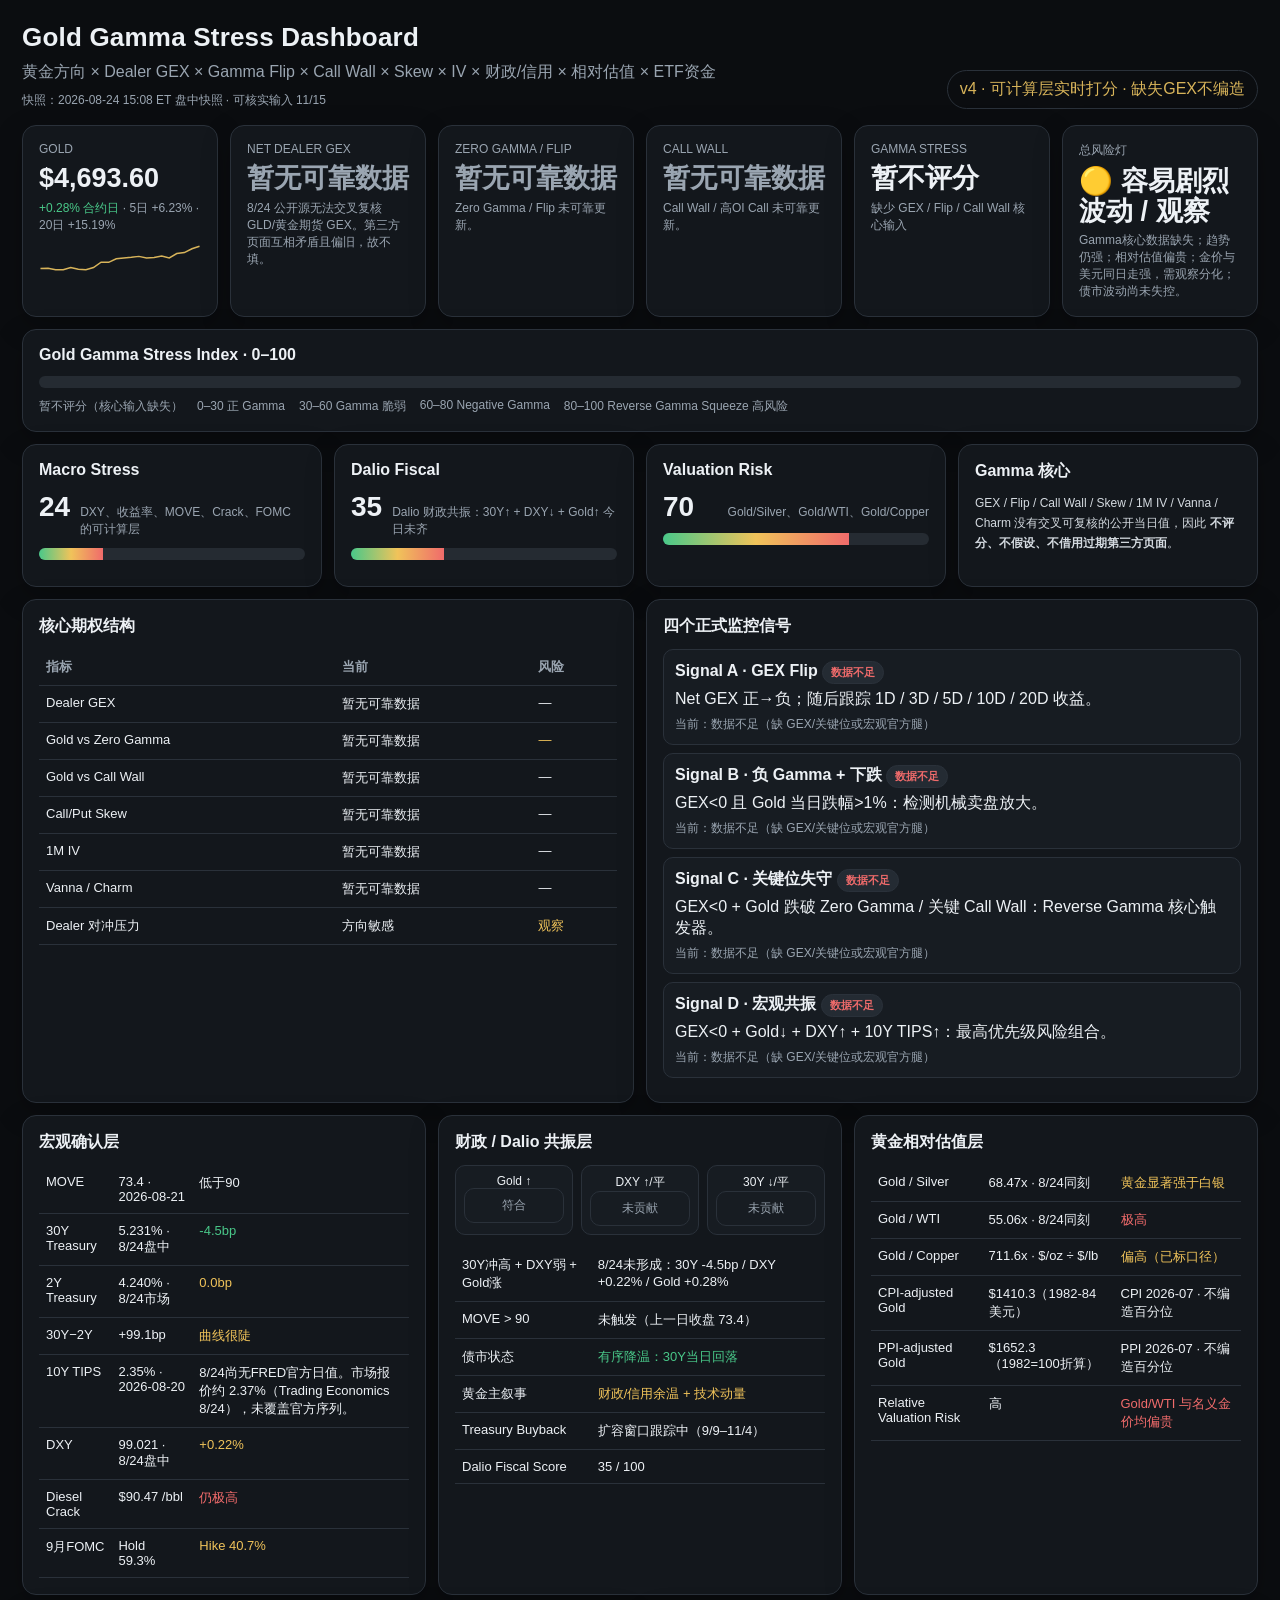
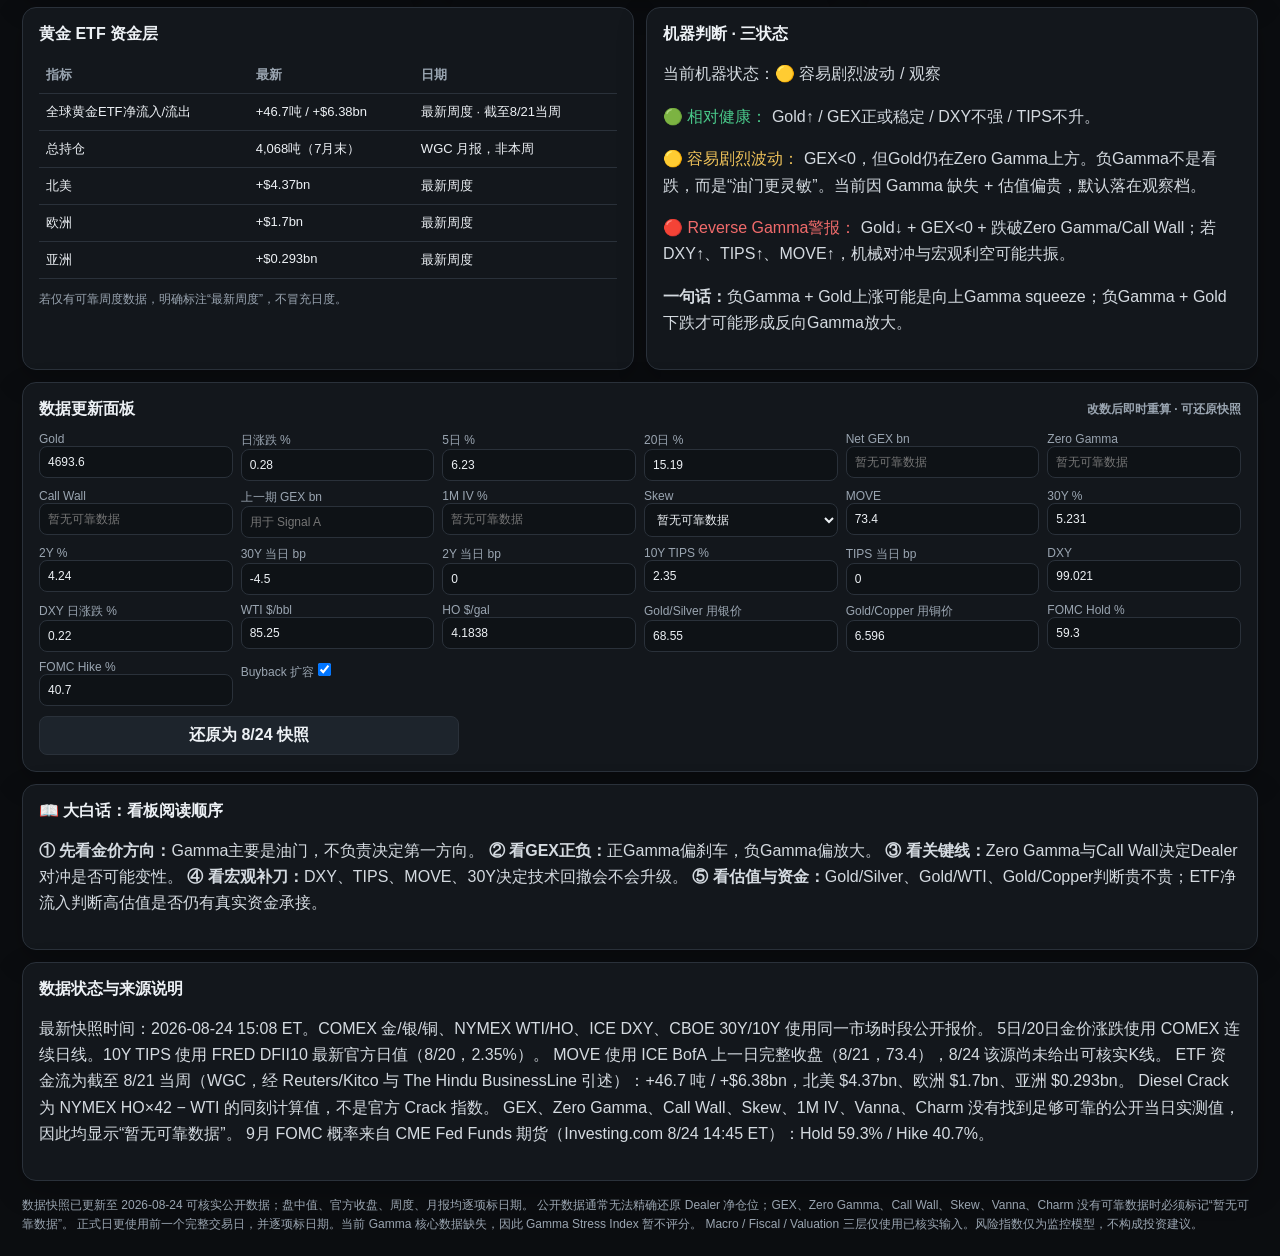
<file: index.html>
<!doctype html>
<html lang="zh-CN">
<head>
<meta charset="utf-8"/>
<meta name="viewport" content="width=device-width,initial-scale=1"/>
<title>Gold Gamma Stress Dashboard v4</title>
<link rel="stylesheet" href="assets/app.css"/>
</head>
<body>
<div class="wrap">
  <div class="top">
    <div>
      <h1>Gold Gamma Stress Dashboard</h1>
      <div class="sub">黄金方向 × Dealer GEX × Gamma Flip × Call Wall × Skew × IV × 财政/信用 × 相对估值 × ETF资金</div>
      <div class="stamp">快照：<span id="asOfLabel">加载中</span> · <span id="coverage"></span></div>
    </div>
    <div class="badge">v4 · 可计算层实时打分 · 缺失GEX不编造</div>
  </div>

  <div class="grid">
    <div class="card kpi">
      <div class="label">GOLD</div>
      <div class="value" id="kpi-gold-value">—</div>
      <div id="kpi-gold-sub" class="small"></div>
      <div id="kpi-gold-spark"></div>
    </div>
    <div class="card kpi">
      <div class="label">NET DEALER GEX</div>
      <div class="value" id="kpi-gex-value">—</div>
      <div class="small" id="kpi-gex-sub"></div>
    </div>
    <div class="card kpi">
      <div class="label">ZERO GAMMA / FLIP</div>
      <div class="value" id="kpi-flip-value">—</div>
      <div class="small" id="kpi-flip-sub"></div>
    </div>
    <div class="card kpi">
      <div class="label">CALL WALL</div>
      <div class="value" id="kpi-wall-value">—</div>
      <div class="small" id="kpi-wall-sub"></div>
    </div>
    <div class="card kpi">
      <div class="label">GAMMA STRESS</div>
      <div class="value" id="kpi-gamma-value">—</div>
      <div class="small" id="kpi-gamma-sub"></div>
    </div>
    <div class="card kpi">
      <div class="label">总风险灯</div>
      <div class="value" id="kpi-light-value">—</div>
      <div class="small" id="kpi-light-sub"></div>
    </div>

    <div class="card section">
      <div class="title">Gold Gamma Stress Index · 0–100</div>
      <div class="meter null" id="gamma-meter"><span id="gamma-meter-bar"></span></div>
      <div class="legend">
        <span id="gamma-meter-label"></span>
        <span>0–30 正 Gamma</span>
        <span>30–60 Gamma 脆弱</span>
        <span>60–80 Negative Gamma</span>
        <span>80–100 Reverse Gamma Squeeze 高风险</span>
      </div>
    </div>

    <div class="card quarter">
      <div class="title">Macro Stress</div>
      <div class="scorebox"><div class="big" id="macro-val">—</div><div class="small" id="macro-note"></div></div>
      <div class="meter"><span id="macro-bar"></span></div>
    </div>
    <div class="card quarter">
      <div class="title">Dalio Fiscal</div>
      <div class="scorebox"><div class="big" id="fiscal-val">—</div><div class="small" id="fiscal-note"></div></div>
      <div class="meter"><span id="fiscal-bar"></span></div>
    </div>
    <div class="card quarter">
      <div class="title">Valuation Risk</div>
      <div class="scorebox"><div class="big" id="value-val">—</div><div class="small" id="value-note"></div></div>
      <div class="meter"><span id="value-bar"></span></div>
    </div>
    <div class="card quarter">
      <div class="title">Gamma 核心</div>
      <p class="note small">GEX / Flip / Call Wall / Skew / 1M IV / Vanna / Charm 没有交叉可复核的公开当日值，因此 <b>不评分、不假设、不借用过期第三方页面</b>。</p>
    </div>

    <div class="card half">
      <div class="title">核心期权结构</div>
      <table>
        <thead><tr><th>指标</th><th>当前</th><th>风险</th></tr></thead>
        <tbody id="opt-body"></tbody>
      </table>
    </div>
    <div class="card half">
      <div class="title">四个正式监控信号</div>
      <div id="signals"></div>
    </div>

    <div class="card third">
      <div class="title">宏观确认层</div>
      <table><tbody id="macro-body"></tbody></table>
    </div>
    <div class="card third">
      <div class="title">财政 / Dalio 共振层</div>
      <div class="triad" id="triad"></div>
      <table><tbody id="fiscal-body"></tbody></table>
    </div>
    <div class="card third">
      <div class="title">黄金相对估值层</div>
      <table><tbody id="val-body"></tbody></table>
    </div>

    <div class="card half">
      <div class="title">黄金 ETF 资金层</div>
      <table>
        <thead><tr><th>指标</th><th>最新</th><th>日期</th></tr></thead>
        <tbody id="etf-body"></tbody>
      </table>
      <p class="small">若仅有可靠周度数据，明确标注“最新周度”，不冒充日度。</p>
    </div>
    <div class="card half">
      <div class="title">机器判断 · 三状态</div>
      <p class="note" id="machine-now"></p>
      <p class="note" id="machine-healthy"><span class="green">🟢 相对健康：</span> Gold↑ / GEX正或稳定 / DXY不强 / TIPS不升。</p>
      <p class="note" id="machine-fragile"><span class="yellow">🟡 容易剧烈波动：</span> GEX&lt;0，但Gold仍在Zero Gamma上方。负Gamma不是看跌，而是“油门更灵敏”。当前因 Gamma 缺失 + 估值偏贵，默认落在观察档。</p>
      <p class="note" id="machine-reverse"><span class="red">🔴 Reverse Gamma警报：</span> Gold↓ + GEX&lt;0 + 跌破Zero Gamma/Call Wall；若DXY↑、TIPS↑、MOVE↑，机械对冲与宏观利空可能共振。</p>
      <p class="note"><b>一句话：</b>负Gamma + Gold上涨可能是向上Gamma squeeze；负Gamma + Gold下跌才可能形成反向Gamma放大。</p>
    </div>

    <div class="card section">
      <div class="title">数据更新面板 <span class="small">改数后即时重算 · 可还原快照</span></div>
      <form id="data-form" class="formgrid" autocomplete="off">
        <label class="small">Gold<input id="f-gold" inputmode="decimal"></label>
        <label class="small">日涨跌 %<input id="f-goldDayPct" inputmode="decimal"></label>
        <label class="small">5日 %<input id="f-gold5dPct" inputmode="decimal"></label>
        <label class="small">20日 %<input id="f-gold20dPct" inputmode="decimal"></label>
        <label class="small">Net GEX bn<input id="f-netGexBn" placeholder="暂无可靠数据"></label>
        <label class="small">Zero Gamma<input id="f-zeroGamma" placeholder="暂无可靠数据"></label>
        <label class="small">Call Wall<input id="f-callWall" placeholder="暂无可靠数据"></label>
        <label class="small">上一期 GEX bn<input id="f-netGexPrevBn" placeholder="用于 Signal A"></label>
        <label class="small">1M IV %<input id="f-iv1m" placeholder="暂无可靠数据"></label>
        <label class="small">Skew
          <select id="f-skew">
            <option value="">暂无可靠数据</option>
            <option value="call_rich">Call 偏贵</option>
            <option value="neutral">中性</option>
            <option value="put_rich">Put 偏贵</option>
          </select>
        </label>
        <label class="small">MOVE<input id="f-move" placeholder="上一日收盘"></label>
        <label class="small">30Y %<input id="f-y30"></label>
        <label class="small">2Y %<input id="f-y2"></label>
        <label class="small">30Y 当日 bp<input id="f-y30ChangeBp"></label>
        <label class="small">2Y 当日 bp<input id="f-y2ChangeBp"></label>
        <label class="small">10Y TIPS %<input id="f-tips"></label>
        <label class="small">TIPS 当日 bp<input id="f-tipsChangeBp"></label>
        <label class="small">DXY<input id="f-dxy"></label>
        <label class="small">DXY 日涨跌 %<input id="f-dxyChangePct"></label>
        <label class="small">WTI $/bbl<input id="f-wti"></label>
        <label class="small">HO $/gal<input id="f-heatingOil"></label>
        <label class="small">Gold/Silver 用银价<input id="f-silver"></label>
        <label class="small">Gold/Copper 用铜价<input id="f-copper"></label>
        <label class="small">FOMC Hold %<input id="f-fomcHoldPct"></label>
        <label class="small">FOMC Hike %<input id="f-fomcHikePct"></label>
        <label class="small">Buyback 扩容<input id="f-buyback" type="checkbox" style="width:auto"></label>
      </form>
      <div class="actions">
        <button type="button" id="btn-reset">还原为 8/24 快照</button>
      </div>
    </div>

    <div class="card section">
      <div class="title">📖 大白话：看板阅读顺序</div>
      <p class="note"><b>① 先看金价方向：</b>Gamma主要是油门，不负责决定第一方向。 <b>② 看GEX正负：</b>正Gamma偏刹车，负Gamma偏放大。 <b>③ 看关键线：</b>Zero Gamma与Call Wall决定Dealer对冲是否可能变性。 <b>④ 看宏观补刀：</b>DXY、TIPS、MOVE、30Y决定技术回撤会不会升级。 <b>⑤ 看估值与资金：</b>Gold/Silver、Gold/WTI、Gold/Copper判断贵不贵；ETF净流入判断高估值是否仍有真实资金承接。</p>
    </div>

    <div class="card section">
      <div class="title">数据状态与来源说明</div>
      <p class="note">
        最新快照时间：2026-08-24 15:08 ET。COMEX 金/银/铜、NYMEX WTI/HO、ICE DXY、CBOE 30Y/10Y 使用同一市场时段公开报价。
        5日/20日金价涨跌使用 COMEX 连续日线。10Y TIPS 使用 FRED DFII10 最新官方日值（8/20，2.35%）。
        MOVE 使用 ICE BofA 上一日完整收盘（8/21，73.4），8/24 该源尚未给出可核实K线。
        ETF 资金流为截至 8/21 当周（WGC，经 Reuters/Kitco 与 The Hindu BusinessLine 引述）：+46.7 吨 / +$6.38bn，北美 $4.37bn、欧洲 $1.7bn、亚洲 $0.293bn。
        Diesel Crack 为 NYMEX HO×42 − WTI 的同刻计算值，不是官方 Crack 指数。
        GEX、Zero Gamma、Call Wall、Skew、1M IV、Vanna、Charm 没有找到足够可靠的公开当日实测值，因此均显示“暂无可靠数据”。
        9月 FOMC 概率来自 CME Fed Funds 期货（Investing.com 8/24 14:45 ET）：Hold 59.3% / Hike 40.7%。
      </p>
    </div>
  </div>

  <div class="footer">
    数据快照已更新至 2026-08-24 可核实公开数据；盘中值、官方收盘、周度、月报均逐项标日期。
    公开数据通常无法精确还原 Dealer 净仓位；GEX、Zero Gamma、Call Wall、Skew、Vanna、Charm 没有可靠数据时必须标记“暂无可靠数据”。
    正式日更使用前一个完整交易日，并逐项标日期。当前 Gamma 核心数据缺失，因此 Gamma Stress Index 暂不评分。
    Macro / Fiscal / Valuation 三层仅使用已核实输入。风险指数仅为监控模型，不构成投资建议。
  </div>
</div>
<script src="assets/engine.js"></script>
<script src="assets/app.js"></script>
</body>
</html>
</file>
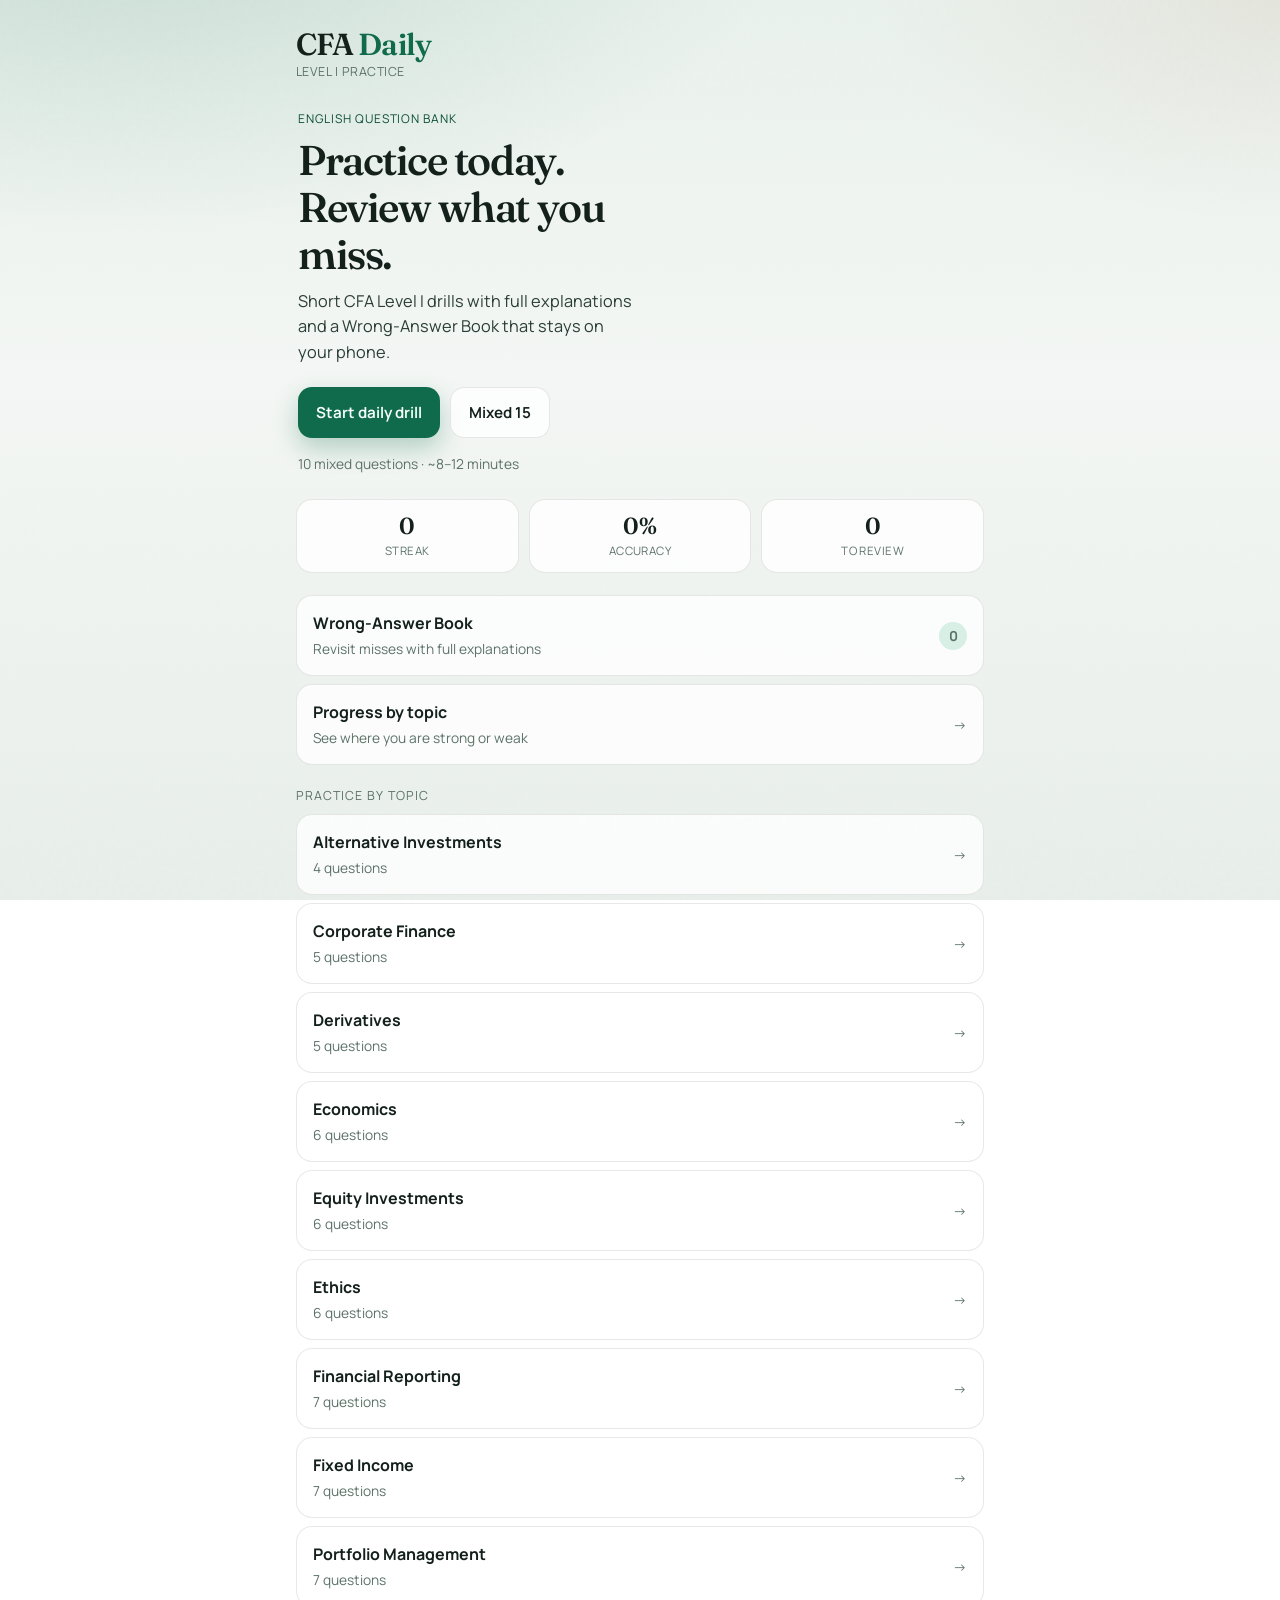
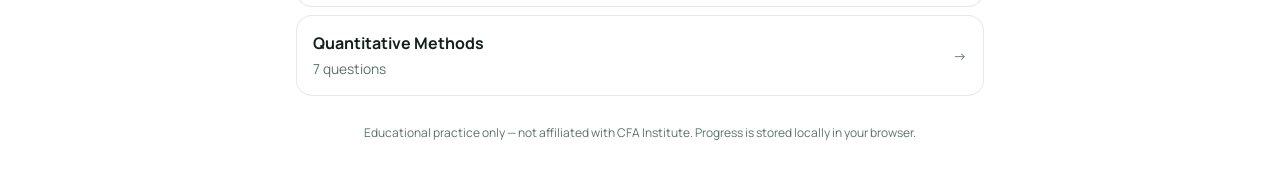
<file: cfa-prep/index.html>
<!DOCTYPE html>
<html lang="en">
  <head>
    <meta charset="UTF-8" />
    <meta name="viewport" content="width=device-width, initial-scale=1, viewport-fit=cover" />
    <meta name="theme-color" content="#0f6b4c" />
    <meta name="description" content="CFA Level I practice quiz with explanations and wrong-answer review. Mobile-friendly daily drill." />
    <meta name="apple-mobile-web-app-capable" content="yes" />
    <meta name="apple-mobile-web-app-status-bar-style" content="default" />
    <title>CFA Daily — Practice &amp; Review</title>
    <link rel="preconnect" href="https://fonts.googleapis.com" />
    <link rel="preconnect" href="https://fonts.gstatic.com" crossorigin />
    <link href="https://fonts.googleapis.com/css2?family=Fraunces:opsz,wght@9..144,500;9..144,600;9..144,700&family=Manrope:wght@400;500;600;700;800&display=swap" rel="stylesheet" />
    <style>
:root {
  --ink: #14201c;
  --ink-soft: #2a3d36;
  --muted: #5c7269;
  --line: rgba(20, 32, 28, 0.1);
  --paper: #f3f6f4;
  --panel: rgba(255, 255, 255, 0.78);
  --panel-solid: #ffffff;
  --accent: #0f6b4c;
  --accent-deep: #0a4d38;
  --accent-soft: #d7efe4;
  --warn: #9a4b1a;
  --danger: #9b2c2c;
  --ok: #0f6b4c;
  --shadow: 0 18px 50px rgba(20, 32, 28, 0.08);
  --radius: 18px;
  --font-display: "Fraunces", Georgia, serif;
  --font-body: "Manrope", "Segoe UI", sans-serif;
  --safe-bottom: env(safe-area-inset-bottom, 0px);
}

*,
*::before,
*::after {
  box-sizing: border-box;
}

html {
  -webkit-text-size-adjust: 100%;
}

body {
  margin: 0;
  min-height: 100dvh;
  font-family: var(--font-body);
  color: var(--ink);
  background:
    radial-gradient(1200px 600px at 10% -10%, rgba(15, 107, 76, 0.16), transparent 55%),
    radial-gradient(900px 500px at 100% 0%, rgba(154, 75, 26, 0.08), transparent 45%),
    linear-gradient(180deg, #e9f1ec 0%, var(--paper) 42%, #e7eee9 100%);
  background-attachment: fixed;
}

body::before {
  content: "";
  position: fixed;
  inset: 0;
  pointer-events: none;
  opacity: 0.35;
  background-image: url("data:image/svg+xml,%3Csvg viewBox='0 0 200 200' xmlns='http://www.w3.org/2000/svg'%3E%3Cfilter id='n'%3E%3CfeTurbulence type='fractalNoise' baseFrequency='0.85' numOctaves='2' stitchTiles='stitch'/%3E%3C/filter%3E%3Crect width='100%25' height='100%25' filter='url(%23n)' opacity='0.45'/%3E%3C/svg%3E");
  mix-blend-mode: soft-light;
  z-index: 0;
}

#app {
  position: relative;
  z-index: 1;
  width: min(720px, 100%);
  margin: 0 auto;
  min-height: 100dvh;
  padding: 20px 16px calc(28px + var(--safe-bottom));
}

.topbar {
  display: flex;
  align-items: center;
  justify-content: space-between;
  gap: 12px;
  margin-bottom: 18px;
}

.brand {
  display: flex;
  flex-direction: column;
  gap: 2px;
}

.brand-mark {
  font-family: var(--font-display);
  font-weight: 600;
  font-size: clamp(1.55rem, 5vw, 1.9rem);
  letter-spacing: -0.03em;
  line-height: 1.1;
  color: var(--ink);
}

.brand-mark span {
  color: var(--accent);
}

.brand-sub {
  font-size: 0.78rem;
  color: var(--muted);
  letter-spacing: 0.04em;
  text-transform: uppercase;
}

.icon-btn {
  appearance: none;
  border: 1px solid var(--line);
  background: var(--panel);
  backdrop-filter: blur(10px);
  color: var(--ink);
  width: 42px;
  height: 42px;
  border-radius: 12px;
  display: grid;
  place-items: center;
  cursor: pointer;
  transition: transform 0.2s ease, background 0.2s ease;
}

.icon-btn:active {
  transform: scale(0.96);
}

.screen {
  display: none;
  animation: rise 0.45s ease both;
}

.screen.active {
  display: block;
}

@keyframes rise {
  from {
    opacity: 0;
    transform: translateY(10px);
  }
  to {
    opacity: 1;
    transform: translateY(0);
  }
}

.hero-panel {
  padding: 8px 2px 6px;
}

.hero-kicker {
  display: inline-block;
  font-size: 0.75rem;
  letter-spacing: 0.08em;
  text-transform: uppercase;
  color: var(--accent-deep);
  margin-bottom: 10px;
}

.hero-title {
  font-family: var(--font-display);
  font-size: clamp(2rem, 7vw, 2.6rem);
  font-weight: 550;
  letter-spacing: -0.035em;
  line-height: 1.12;
  margin: 0 0 12px;
  max-width: 14ch;
}

.hero-copy {
  margin: 0 0 22px;
  color: var(--ink-soft);
  font-size: 1.02rem;
  line-height: 1.55;
  max-width: 34ch;
}

.cta-row {
  display: flex;
  flex-wrap: wrap;
  gap: 10px;
  margin-bottom: 28px;
}

.btn {
  appearance: none;
  border: none;
  border-radius: 14px;
  padding: 14px 18px;
  font-family: var(--font-body);
  font-weight: 650;
  font-size: 0.95rem;
  cursor: pointer;
  transition: transform 0.18s ease, box-shadow 0.18s ease, background 0.18s ease;
}

.btn:active {
  transform: translateY(1px) scale(0.99);
}

.btn-primary {
  background: var(--accent);
  color: #f7fffb;
  box-shadow: 0 10px 24px rgba(15, 107, 76, 0.28);
}

.btn-primary:hover {
  background: var(--accent-deep);
}

.btn-secondary {
  background: var(--panel);
  color: var(--ink);
  border: 1px solid var(--line);
  backdrop-filter: blur(8px);
}

.btn-ghost {
  background: transparent;
  color: var(--accent-deep);
  padding-inline: 8px;
}

.btn-block {
  width: 100%;
}

.stats-strip {
  display: grid;
  grid-template-columns: repeat(3, 1fr);
  gap: 10px;
  margin-bottom: 22px;
}

.stat {
  background: var(--panel);
  border: 1px solid var(--line);
  border-radius: 16px;
  padding: 14px 12px;
  text-align: center;
  backdrop-filter: blur(8px);
}

.stat-value {
  font-family: var(--font-display);
  font-size: 1.45rem;
  font-weight: 600;
  line-height: 1;
  margin-bottom: 6px;
}

.stat-label {
  font-size: 0.72rem;
  color: var(--muted);
  letter-spacing: 0.04em;
  text-transform: uppercase;
}

.section-label {
  font-size: 0.78rem;
  letter-spacing: 0.08em;
  text-transform: uppercase;
  color: var(--muted);
  margin: 0 0 10px;
}

.topic-list,
.menu-list {
  display: flex;
  flex-direction: column;
  gap: 8px;
}

.menu-item,
.topic-item {
  display: flex;
  align-items: center;
  justify-content: space-between;
  gap: 12px;
  width: 100%;
  text-align: left;
  padding: 16px 16px;
  border-radius: 16px;
  border: 1px solid var(--line);
  background: var(--panel);
  backdrop-filter: blur(8px);
  color: inherit;
  font: inherit;
  cursor: pointer;
  transition: transform 0.18s ease, border-color 0.18s ease, background 0.18s ease;
}

.menu-item:hover,
.topic-item:hover {
  border-color: rgba(15, 107, 76, 0.35);
  background: rgba(255, 255, 255, 0.92);
}

.menu-item:active,
.topic-item:active {
  transform: scale(0.99);
}

.menu-item strong,
.topic-item strong {
  display: block;
  font-weight: 700;
  margin-bottom: 3px;
}

.menu-item span,
.topic-item span {
  color: var(--muted);
  font-size: 0.86rem;
}

.chev {
  color: var(--accent);
  font-size: 1.2rem;
  flex-shrink: 0;
}

.badge {
  display: inline-flex;
  align-items: center;
  justify-content: center;
  min-width: 28px;
  height: 28px;
  padding: 0 8px;
  border-radius: 999px;
  background: var(--accent-soft);
  color: var(--accent-deep);
  font-size: 0.8rem;
  font-weight: 700;
}

.quiz-meta {
  display: flex;
  align-items: center;
  justify-content: space-between;
  gap: 10px;
  margin-bottom: 14px;
  color: var(--muted);
  font-size: 0.85rem;
}

.progress-track {
  height: 6px;
  border-radius: 999px;
  background: rgba(20, 32, 28, 0.08);
  overflow: hidden;
  margin-bottom: 18px;
}

.progress-fill {
  height: 100%;
  width: 0%;
  background: linear-gradient(90deg, var(--accent), #1fa875);
  border-radius: inherit;
  transition: width 0.35s ease;
}

.topic-chip {
  display: inline-block;
  font-size: 0.72rem;
  letter-spacing: 0.05em;
  text-transform: uppercase;
  color: var(--accent-deep);
  background: var(--accent-soft);
  padding: 6px 10px;
  border-radius: 999px;
  margin-bottom: 12px;
}

.stem {
  font-family: var(--font-display);
  font-size: clamp(1.2rem, 4.4vw, 1.45rem);
  font-weight: 550;
  line-height: 1.35;
  letter-spacing: -0.02em;
  margin: 0 0 18px;
}

.choices {
  display: flex;
  flex-direction: column;
  gap: 10px;
}

.choice {
  appearance: none;
  width: 100%;
  text-align: left;
  border: 1px solid var(--line);
  background: var(--panel-solid);
  border-radius: 16px;
  padding: 14px 14px 14px 16px;
  font: inherit;
  color: inherit;
  cursor: pointer;
  display: grid;
  grid-template-columns: 28px 1fr;
  gap: 12px;
  align-items: start;
  transition: border-color 0.2s ease, background 0.2s ease, transform 0.15s ease;
}

.choice:active:not(:disabled) {
  transform: scale(0.99);
}

.choice:disabled {
  cursor: default;
}

.choice-key {
  width: 28px;
  height: 28px;
  border-radius: 9px;
  display: grid;
  place-items: center;
  font-weight: 700;
  font-size: 0.82rem;
  background: #eef3f0;
  color: var(--ink-soft);
}

.choice.selected {
  border-color: rgba(15, 107, 76, 0.55);
  background: #f2fbf7;
}

.choice.correct {
  border-color: rgba(15, 107, 76, 0.7);
  background: #e8f7ef;
}

.choice.correct .choice-key {
  background: var(--accent);
  color: white;
}

.choice.wrong {
  border-color: rgba(155, 44, 44, 0.55);
  background: #fdf2f2;
}

.choice.wrong .choice-key {
  background: var(--danger);
  color: white;
}

.feedback {
  margin-top: 16px;
  padding: 16px;
  border-radius: 16px;
  border: 1px solid var(--line);
  background: rgba(255, 255, 255, 0.9);
  animation: rise 0.35s ease both;
}

.feedback.ok {
  border-color: rgba(15, 107, 76, 0.3);
}

.feedback.bad {
  border-color: rgba(155, 44, 44, 0.25);
}

.feedback-title {
  font-weight: 750;
  margin-bottom: 8px;
}

.feedback-title.ok {
  color: var(--ok);
}

.feedback-title.bad {
  color: var(--danger);
}

.feedback p {
  margin: 0;
  color: var(--ink-soft);
  line-height: 1.55;
  font-size: 0.95rem;
}

.quiz-actions {
  margin-top: 16px;
  display: flex;
  gap: 10px;
}

.result-card {
  background: var(--panel);
  border: 1px solid var(--line);
  border-radius: 20px;
  padding: 22px 18px;
  text-align: center;
  margin-bottom: 18px;
  box-shadow: var(--shadow);
}

.result-score {
  font-family: var(--font-display);
  font-size: 3rem;
  font-weight: 600;
  letter-spacing: -0.04em;
  line-height: 1;
  margin: 8px 0 6px;
  color: var(--accent-deep);
}

.result-card p {
  margin: 0;
  color: var(--muted);
}

.review-item {
  border: 1px solid var(--line);
  background: var(--panel);
  border-radius: 16px;
  padding: 16px;
  margin-bottom: 10px;
}

.review-item h3 {
  font-family: var(--font-display);
  font-size: 1.05rem;
  font-weight: 550;
  margin: 8px 0 10px;
  line-height: 1.35;
}

.review-meta {
  display: flex;
  flex-wrap: wrap;
  gap: 8px;
  align-items: center;
  margin-bottom: 4px;
}

.pill {
  font-size: 0.72rem;
  padding: 4px 8px;
  border-radius: 999px;
  background: #eef2f0;
  color: var(--muted);
}

.pill.danger {
  background: #fde8e8;
  color: var(--danger);
}

.your-answer,
.correct-answer {
  font-size: 0.9rem;
  margin: 6px 0;
  line-height: 1.4;
}

.your-answer {
  color: var(--danger);
}

.correct-answer {
  color: var(--ok);
}

.explain {
  margin-top: 10px;
  padding-top: 10px;
  border-top: 1px solid var(--line);
  color: var(--ink-soft);
  font-size: 0.92rem;
  line-height: 1.5;
}

.empty {
  text-align: center;
  padding: 36px 16px;
  color: var(--muted);
}

.empty h2 {
  font-family: var(--font-display);
  color: var(--ink);
  margin: 0 0 8px;
}

.settings-card {
  background: var(--panel);
  border: 1px solid var(--line);
  border-radius: 16px;
  padding: 16px;
  margin-bottom: 12px;
}

.settings-card h3 {
  margin: 0 0 6px;
  font-size: 1rem;
}

.settings-card p {
  margin: 0 0 12px;
  color: var(--muted);
  font-size: 0.9rem;
  line-height: 1.45;
}

.footer-note {
  margin-top: 28px;
  font-size: 0.75rem;
  color: var(--muted);
  line-height: 1.45;
  text-align: center;
}

.hidden {
  display: none !important;
}

@media (min-width: 720px) {
  #app {
    padding-top: 28px;
  }
}

    </style>
    <link rel="icon" href="data:image/svg+xml,%3Csvg xmlns='http://www.w3.org/2000/svg' viewBox='0 0 64 64'%3E%3Crect width='64' height='64' rx='14' fill='%230f6b4c'/%3E%3Ctext x='50%25' y='54%25' text-anchor='middle' font-size='28' font-family='Georgia,serif' fill='white'%3EC%3C/text%3E%3C/svg%3E" />
  </head>
  <body>
    <div id="app">
      <header class="topbar">
        <div class="brand">
          <div class="brand-mark">CFA <span>Daily</span></div>
          <div class="brand-sub">Level I practice</div>
        </div>
        <button type="button" class="icon-btn hidden" id="btn-back" aria-label="Back to home">
          <svg width="18" height="18" viewBox="0 0 24 24" fill="none" stroke="currentColor" stroke-width="2.2" stroke-linecap="round" stroke-linejoin="round" aria-hidden="true"><path d="M15 18l-6-6 6-6"/></svg>
        </button>
      </header>

      <!-- HOME -->
      <section class="screen active" data-screen="home">
        <div class="hero-panel">
          <div class="hero-kicker">English question bank</div>
          <h1 class="hero-title">Practice today. Review what you miss.</h1>
          <p class="hero-copy">Short CFA Level I drills with full explanations and a Wrong-Answer Book that stays on your phone.</p>
          <div class="cta-row">
            <button type="button" class="btn btn-primary" id="btn-daily"><span id="daily-cta">Start daily drill</span></button>
            <button type="button" class="btn btn-secondary" id="btn-mixed">Mixed 15</button>
          </div>
          <p class="brand-sub" id="daily-hint" style="text-transform:none;letter-spacing:0;margin:-12px 0 20px;font-size:0.86rem">10 mixed questions · ~8–12 minutes</p>
        </div>

        <div class="stats-strip" aria-label="Progress summary">
          <div class="stat">
            <div class="stat-value" id="stat-streak">0</div>
            <div class="stat-label">Streak</div>
          </div>
          <div class="stat">
            <div class="stat-value" id="stat-accuracy">0%</div>
            <div class="stat-label">Accuracy</div>
          </div>
          <div class="stat">
            <div class="stat-value" id="stat-wrong">0</div>
            <div class="stat-label">To review</div>
          </div>
        </div>

        <div class="menu-list" style="margin-bottom:22px">
          <button type="button" class="menu-item" id="btn-wrongbook">
            <div>
              <strong>Wrong-Answer Book</strong>
              <span>Revisit misses with full explanations</span>
            </div>
            <span class="badge" id="wrong-count-badge">0</span>
          </button>
          <button type="button" class="menu-item" id="btn-progress">
            <div>
              <strong>Progress by topic</strong>
              <span>See where you are strong or weak</span>
            </div>
            <span class="chev" aria-hidden="true">→</span>
          </button>
        </div>

        <p class="section-label">Practice by topic</p>
        <div class="topic-list" id="topic-list"></div>

        <p class="footer-note">Educational practice only — not affiliated with CFA Institute. Progress is stored locally in your browser.</p>
      </section>

      <!-- QUIZ -->
      <section class="screen" data-screen="quiz">
        <div class="quiz-meta">
          <span id="quiz-progress-label">Question 1 of 10</span>
          <span id="quiz-mode-label">Daily drill</span>
        </div>
        <div class="progress-track" aria-hidden="true"><div class="progress-fill" id="progress-fill"></div></div>
        <div class="topic-chip" id="topic-chip">Ethics</div>
        <h2 class="stem" id="stem"></h2>
        <div class="choices" id="choices"></div>
        <div class="feedback hidden" id="feedback"></div>
        <div class="quiz-actions hidden" id="quiz-actions">
          <button type="button" class="btn btn-primary btn-block" id="btn-next">Next question</button>
        </div>
      </section>

      <!-- RESULTS -->
      <section class="screen" data-screen="results">
        <div class="result-card">
          <div class="hero-kicker">Session complete</div>
          <div class="result-score" id="result-score">0%</div>
          <p id="result-detail">0 correct · 0 missed</p>
          <p id="result-note" style="margin-top:12px;max-width:32ch;margin-left:auto;margin-right:auto"></p>
        </div>
        <div class="cta-row" style="flex-direction:column">
          <button type="button" class="btn btn-primary btn-block" id="btn-results-review">Review missed in this session</button>
          <button type="button" class="btn btn-secondary btn-block" id="btn-results-home">Back to home</button>
        </div>
      </section>

      <!-- WRONG BOOK -->
      <section class="screen" data-screen="wrongbook">
        <h1 class="hero-title" style="font-size:1.8rem;max-width:none;margin-bottom:8px">Wrong-Answer Book</h1>
        <p class="hero-copy" style="margin-bottom:16px">Missed questions and explanations. Get them right in review mode to clear them.</p>
        <div class="cta-row">
          <button type="button" class="btn btn-primary" id="btn-review-wrongs">Quiz me on these</button>
          <button type="button" class="btn btn-secondary" id="btn-clear-wrongs">Clear book</button>
        </div>
        <div id="wrong-list"></div>
      </section>

      <!-- PROGRESS -->
      <section class="screen" data-screen="progress">
        <h1 class="hero-title" style="font-size:1.8rem;max-width:none;margin-bottom:16px">Your progress</h1>
        <div class="stats-strip">
          <div class="stat">
            <div class="stat-value" id="prog-answered">0</div>
            <div class="stat-label">Answered</div>
          </div>
          <div class="stat">
            <div class="stat-value" id="prog-correct">0</div>
            <div class="stat-label">Correct</div>
          </div>
          <div class="stat">
            <div class="stat-value" id="prog-accuracy">0%</div>
            <div class="stat-label">Accuracy</div>
          </div>
        </div>
        <div class="stat" style="margin-bottom:18px;text-align:left;display:flex;justify-content:space-between;align-items:center">
          <div>
            <div class="stat-label" style="text-align:left">Daily streak</div>
            <div style="font-size:0.9rem;color:var(--muted);margin-top:4px">Complete one daily drill per day</div>
          </div>
          <div class="stat-value" id="prog-streak" style="margin:0">0</div>
        </div>
        <p class="section-label">By topic</p>
        <div class="topic-list" id="topic-stats"></div>
        <div class="settings-card" style="margin-top:20px">
          <h3>Reset this device</h3>
          <p>Clears streak, accuracy, and Wrong-Answer Book stored in this browser.</p>
          <button type="button" class="btn btn-secondary" id="btn-reset">Reset progress</button>
        </div>
      </section>
    </div>

    <script>
/* CFA Level I practice bank — educational use. Not affiliated with CFA Institute. */
window.CFA_QUESTIONS = [
  {
    id: "eth-01",
    topic: "Ethics",
    level: "I",
    difficulty: "medium",
    stem: "According to the CFA Institute Code of Ethics, members and candidates must:",
    choices: [
      "Place their own interests above client interests when conflicts cannot be avoided.",
      "Act with integrity, competence, diligence, and respect, and in an ethical manner.",
      "Guarantee investment performance if they disclose all material risks.",
      "Follow local law only when it is stricter than the Code and Standards."
    ],
    answer: 1,
    explanation: "The Code requires acting with integrity, competence, diligence, respect, and in an ethical manner with the public, clients, prospects, employers, employees, colleagues, and other market participants. Client interests come first; performance guarantees are not permitted."
  },
  {
    id: "eth-02",
    topic: "Ethics",
    level: "I",
    difficulty: "medium",
    stem: "A candidate learns of a material nonpublic acquisition before it is announced. The most appropriate action is to:",
    choices: [
      "Trade for personal accounts only after telling close family members.",
      "Recommend the stock to clients with a disclaimer that information may be incomplete.",
      "Not trade or cause others to trade until the information is public.",
      "Trade only in related industry ETFs to avoid trading the issuer directly."
    ],
    answer: 2,
    explanation: "Standard II(A) Material Nonpublic Information prohibits acting or causing others to act on material nonpublic information. Waiting until the information is public (and, where relevant, absorbed by the market) is required."
  },
  {
    id: "eth-03",
    topic: "Ethics",
    level: "I",
    difficulty: "hard",
    stem: "Under Standard III(B) Fair Dealing, which practice is most consistent with the Standard?",
    choices: [
      "Disseminating a change in recommendation to large accounts first, then smaller accounts.",
      "Giving all clients an opportunity to act on changes in recommendations in a fair manner.",
      "Allowing portfolio managers to trade ahead of client orders in the same security.",
      "Restricting new IPO allocations exclusively to the firm’s largest fee-paying clients."
    ],
    answer: 1,
    explanation: "Fair Dealing requires fair and objective treatment. Changes in recommendations and investment actions should be disseminated so that all clients have a fair opportunity to act. Preferential treatment that disadvantages other clients violates the Standard."
  },
  {
    id: "eth-04",
    topic: "Ethics",
    level: "I",
    difficulty: "medium",
    stem: "Gifts from a broker that could reasonably be expected to compromise independence should be:",
    choices: [
      "Accepted if valued under USD 100 and not disclosed.",
      "Accepted only if used for entertainment of the broker’s clients.",
      "Refused or disclosed and managed under the firm’s policies so independence is preserved.",
      "Accepted freely because soft-dollar arrangements always cover gifts."
    ],
    answer: 2,
    explanation: "Standard I(B) Independence and Objectivity requires members to use reasonable care and judgment to maintain independence. Gifts that could compromise objectivity should be refused or handled under clear policies with disclosure as appropriate."
  },
  {
    id: "qua-01",
    topic: "Quantitative Methods",
    level: "I",
    difficulty: "easy",
    stem: "An investment grows from 100 to 121 over two years. The annual compound growth rate is closest to:",
    choices: ["10.0%", "10.5%", "21.0%", "11.0%"],
    answer: 0,
    explanation: "121/100 = 1.21. The two-year compound factor implies (1 + r)^2 = 1.21 ⇒ 1 + r = √1.21 = 1.10 ⇒ r = 10%."
  },
  {
    id: "qua-02",
    topic: "Quantitative Methods",
    level: "I",
    difficulty: "medium",
    stem: "If events A and B are independent, which statement is true?",
    choices: [
      "P(A|B) = P(A) + P(B)",
      "P(A and B) = P(A) × P(B)",
      "P(A or B) = P(A) × P(B)",
      "P(A|B) = 0"
    ],
    answer: 1,
    explanation: "Independence means the joint probability equals the product of the marginals: P(A ∩ B) = P(A)P(B). Also P(A|B) = P(A) when P(B) > 0."
  },
  {
    id: "qua-03",
    topic: "Quantitative Methods",
    level: "I",
    difficulty: "medium",
    stem: "A normal distribution has mean 8% and standard deviation 4%. The approximate 95% confidence interval for a single observation is:",
    choices: [
      "4% to 12%",
      "0% to 16%",
      "−4% to 20%",
      "2% to 14%"
    ],
    answer: 1,
    explanation: "For a normal distribution, about 95% of observations lie within mean ± 2σ. Here 8% ± 2×4% ⇒ 0% to 16%."
  },
  {
    id: "qua-04",
    topic: "Quantitative Methods",
    level: "I",
    difficulty: "hard",
    stem: "In hypothesis testing, failing to reject a false null hypothesis is:",
    choices: [
      "A Type I error",
      "A Type II error",
      "The power of the test",
      "Evidence that the null is true"
    ],
    answer: 1,
    explanation: "Type I error: reject a true null. Type II error: fail to reject a false null. Power is 1 − P(Type II)."
  },
  {
    id: "qua-05",
    topic: "Quantitative Methods",
    level: "I",
    difficulty: "medium",
    stem: "The Sharpe ratio of a portfolio is most accurately described as:",
    choices: [
      "Excess return per unit of systematic risk",
      "Excess return per unit of total risk",
      "Total return per unit of downside risk",
      "Alpha divided by residual risk"
    ],
    answer: 1,
    explanation: "Sharpe ratio = (Rp − Rf) / σp, i.e., excess return per unit of total (stand-alone) risk. Treynor uses beta; information ratio uses residual risk."
  },
  {
    id: "eco-01",
    topic: "Economics",
    level: "I",
    difficulty: "easy",
    stem: "All else equal, an increase in the money supply in the short run is most likely to:",
    choices: [
      "Increase interest rates and decrease aggregate demand",
      "Decrease interest rates and increase aggregate demand",
      "Increase interest rates and increase unemployment",
      "Have no effect on output under sticky prices"
    ],
    answer: 1,
    explanation: "In the short-run Keynesian framework, higher money supply lowers interest rates, stimulates investment/consumption, and raises aggregate demand and output."
  },
  {
    id: "eco-02",
    topic: "Economics",
    level: "I",
    difficulty: "medium",
    stem: "If the price elasticity of demand is −2.0, a 5% price increase causes quantity demanded to:",
    choices: [
      "Fall by about 2.5%",
      "Fall by about 5%",
      "Fall by about 10%",
      "Rise by about 10%"
    ],
    answer: 2,
    explanation: "%ΔQ ≈ elasticity × %ΔP = (−2) × 5% = −10%. Quantity demanded falls about 10%."
  },
  {
    id: "eco-03",
    topic: "Economics",
    level: "I",
    difficulty: "medium",
    stem: "Under purchasing power parity (PPP), if domestic inflation exceeds foreign inflation, the domestic currency should:",
    choices: [
      "Appreciate in the long run",
      "Depreciate in the long run",
      "Remain unchanged by definition",
      "Appreciate only if interest rates also rise"
    ],
    answer: 1,
    explanation: "Relative PPP: higher inflation currencies depreciate so that real exchange rates are stable over the long run."
  },
  {
    id: "eco-04",
    topic: "Economics",
    level: "I",
    difficulty: "hard",
    stem: "A monopolist maximizes profit where:",
    choices: [
      "Price equals marginal cost",
      "Marginal revenue equals marginal cost",
      "Average revenue equals average total cost",
      "Price equals average variable cost"
    ],
    answer: 1,
    explanation: "Profit maximization for any firm with market power occurs where MR = MC. For a monopolist, P > MR, so P > MC at the optimum."
  },
  {
    id: "fra-01",
    topic: "Financial Reporting",
    level: "I",
    difficulty: "easy",
    stem: "Which financial statement reports a company’s financial position at a point in time?",
    choices: [
      "Income statement",
      "Statement of cash flows",
      "Balance sheet",
      "Statement of comprehensive income"
    ],
    answer: 2,
    explanation: "The balance sheet (statement of financial position) shows assets, liabilities, and equity at a specific date. The income statement covers a period."
  },
  {
    id: "fra-02",
    topic: "Financial Reporting",
    level: "I",
    difficulty: "medium",
    stem: "Under IFRS, development costs may be capitalized when:",
    choices: [
      "Research begins, if management intends to continue the project",
      "Technical feasibility is established and other capitalization criteria are met",
      "The product is marketed, regardless of feasibility",
      "They can never be capitalized; all R&D is expensed"
    ],
    answer: 1,
    explanation: "IFRS requires expensing research. Development may be capitalized once technical feasibility and other criteria (intention, ability, probable future benefits, reliable measurement) are met. US GAAP generally expenses both."
  },
  {
    id: "fra-03",
    topic: "Financial Reporting",
    level: "I",
    difficulty: "medium",
    stem: "An increase in accounts receivable, holding sales constant, most likely indicates:",
    choices: [
      "Improving cash conversion",
      "Deteriorating collection efficiency or looser credit",
      "Higher inventory turnover",
      "Lower days sales outstanding"
    ],
    answer: 1,
    explanation: "With flat sales, rising A/R implies customers are paying more slowly (higher DSO), often from weaker collections or easier credit terms."
  },
  {
    id: "fra-04",
    topic: "Financial Reporting",
    level: "I",
    difficulty: "hard",
    stem: "Compared with FIFO in a period of rising prices, LIFO inventory (where permitted) typically results in:",
    choices: [
      "Higher COGS and lower taxes",
      "Lower COGS and higher taxes",
      "Higher ending inventory and higher taxes",
      "Identical COGS if turnover is high"
    ],
    answer: 0,
    explanation: "Rising prices: LIFO assigns newer, higher costs to COGS → higher COGS, lower taxable income/taxes, and lower ending inventory versus FIFO."
  },
  {
    id: "fra-05",
    topic: "Financial Reporting",
    level: "I",
    difficulty: "medium",
    stem: "Free cash flow to the firm (FCFF) starts from NOPAT and then:",
    choices: [
      "Adds non-cash charges, subtracts investments in working capital and fixed capital",
      "Subtracts after-tax interest and adds net borrowing",
      "Equals net income plus depreciation only",
      "Ignores capital expenditures by definition"
    ],
    answer: 0,
    explanation: "A common FCFF formulation: NOPAT + non-cash charges − WCInv − FCInv. FCFE further adjusts for after-tax interest and net borrowing."
  },
  {
    id: "cfa-01",
    topic: "Corporate Finance",
    level: "I",
    difficulty: "medium",
    stem: "The weighted average cost of capital (WACC) is most appropriately used to discount:",
    choices: [
      "Equity cash flows when leverage changes each year",
      "Free cash flows to the firm at the firm’s target capital structure",
      "Dividends when the firm has no debt",
      "After-tax earnings without regard to risk"
    ],
    answer: 1,
    explanation: "WACC discounts FCFF when the capital structure weights reflect the financing mix applicable to the project/firm (often target weights)."
  },
  {
    id: "cfa-02",
    topic: "Corporate Finance",
    level: "I",
    difficulty: "easy",
    stem: "A project’s NPV is positive. This most likely means:",
    choices: [
      "IRR is less than the cost of capital",
      "The project earns more than the required return",
      "Payback is longer than the project’s life",
      "Accounting rate of return equals zero"
    ],
    answer: 1,
    explanation: "NPV > 0 implies the present value of inflows exceeds outflows at the discount rate, so the project earns more than the required return (IRR > cost of capital for conventional projects)."
  },
  {
    id: "cfa-03",
    topic: "Corporate Finance",
    level: "I",
    difficulty: "medium",
    stem: "Modigliani–Miller Proposition I without taxes states that:",
    choices: [
      "Firm value rises with leverage",
      "Firm value is independent of capital structure",
      "WACC rises linearly with the debt ratio",
      "Equity cost is constant as leverage rises"
    ],
    answer: 1,
    explanation: "MM I (no taxes, perfect markets): capital structure does not affect firm value. Equity cost rises with leverage, offsetting cheaper debt so WACC is constant."
  },
  {
    id: "cfa-04",
    topic: "Corporate Finance",
    level: "I",
    difficulty: "hard",
    stem: "The primary agency conflict between shareholders and managers is best mitigated by:",
    choices: [
      "Maximizing short-term reported earnings only",
      "Aligning compensation with long-term shareholder value",
      "Eliminating all debt to avoid creditor monitoring",
      "Allowing unrestricted use of corporate jets without disclosure"
    ],
    answer: 1,
    explanation: "Aligning incentives (equity-based pay, performance metrics tied to long-term value), board oversight, and monitoring reduce manager–shareholder agency costs."
  },
  {
    id: "eq-01",
    topic: "Equity Investments",
    level: "I",
    difficulty: "easy",
    stem: "In the Gordon growth model, value equals next year’s dividend divided by:",
    choices: [
      "Required return minus growth rate",
      "Required return plus growth rate",
      "Dividend yield minus growth",
      "ROE minus payout ratio"
    ],
    answer: 0,
    explanation: "P0 = D1 / (r − g), assuming constant growth forever and r > g."
  },
  {
    id: "eq-02",
    topic: "Equity Investments",
    level: "I",
    difficulty: "medium",
    stem: "A stock’s beta measures:",
    choices: [
      "Total volatility relative to its peer group",
      "Sensitivity of returns to market returns (systematic risk)",
      "Idiosyncratic risk that diversification cannot reduce",
      "Liquidity relative to average daily volume"
    ],
    answer: 1,
    explanation: "Beta is the slope in the market model / CAPM: exposure to market (systematic) risk. Diversifiable risk is not rewarded in CAPM."
  },
  {
    id: "eq-03",
    topic: "Equity Investments",
    level: "I",
    difficulty: "medium",
    stem: "Relative to passive indexing, active equity management seeks to:",
    choices: [
      "Match a benchmark’s return before fees",
      "Earn positive alpha after adjusting for risk",
      "Eliminate all systematic risk",
      "Hold every security in market-cap weights"
    ],
    answer: 1,
    explanation: "Active managers deviate from benchmarks to generate alpha (risk-adjusted excess return), at the cost of fees and active risk."
  },
  {
    id: "eq-04",
    topic: "Equity Investments",
    level: "I",
    difficulty: "hard",
    stem: "Justified leading P/E based on fundamentals increases when, all else equal:",
    choices: [
      "Required return increases",
      "Payout ratio decreases and growth is unchanged",
      "Expected growth increases (with r − g still positive)",
      "Risk-free rate rises while equity risk premium is unchanged"
    ],
    answer: 2,
    explanation: "Justified leading P/E ≈ (payout) / (r − g). Higher g (without collapsing r − g) raises the multiple; higher r lowers it."
  },
  {
    id: "fi-01",
    topic: "Fixed Income",
    level: "I",
    difficulty: "easy",
    stem: "If market yields rise, the price of an option-free bond will:",
    choices: [
      "Rise",
      "Fall",
      "Remain unchanged",
      "Rise only if coupon is floating"
    ],
    answer: 1,
    explanation: "Bond prices and yields move inversely for option-free bonds. Higher discount rates reduce the PV of promised cash flows."
  },
  {
    id: "fi-02",
    topic: "Fixed Income",
    level: "I",
    difficulty: "medium",
    stem: "Macaulay duration is best interpreted as:",
    choices: [
      "The bond’s remaining legal maturity",
      "The weighted-average time to receipt of cash flows",
      "The percentage price change for a 1% yield change exactly",
      "Credit spread duration only"
    ],
    answer: 1,
    explanation: "Macaulay duration is the PV-weighted average maturity of cash flows. Modified duration ≈ −(%ΔP)/Δy approximates interest-rate sensitivity."
  },
  {
    id: "fi-03",
    topic: "Fixed Income",
    level: "I",
    difficulty: "medium",
    stem: "Convexity adjustment is most important when:",
    choices: [
      "Yield changes are very small and linear approximation is exact",
      "Estimating price changes for large yield moves",
      "Pricing a floater at a reset date",
      "Duration is zero"
    ],
    answer: 1,
    explanation: "Duration is a linear (first-order) approximation. Convexity improves the estimate for larger yield changes because the price–yield curve is curved."
  },
  {
    id: "fi-04",
    topic: "Fixed Income",
    level: "I",
    difficulty: "hard",
    stem: "For a given duration, which bond typically has greater convexity?",
    choices: [
      "A barbell portfolio versus a bullet with similar duration",
      "A zero-coupon bond versus a barbell with same duration",
      "A floating-rate note right after a reset versus a long zero",
      "Any callable bond versus an otherwise identical option-free bond"
    ],
    answer: 0,
    explanation: "Dispersed cash flows (barbell) produce higher convexity than concentrated cash flows (bullet) at similar duration. Callables have negative convexity in some regions."
  },
  {
    id: "fi-05",
    topic: "Fixed Income",
    level: "I",
    difficulty: "medium",
    stem: "Credit spread risk is the risk that:",
    choices: [
      "Benchmarks yields fall while spreads stay constant",
      "Spreads widen, reducing the bond’s price for a given benchmark yield",
      "The issuer prepays mortgages faster",
      "Inflation unexpectedly declines"
    ],
    answer: 1,
    explanation: "Credit (or Z) spread widening increases the bond’s yield relative to the benchmark and lowers price, even if benchmark rates are unchanged."
  },
  {
    id: "der-01",
    topic: "Derivatives",
    level: "I",
    difficulty: "easy",
    stem: "The buyer of a European call option has:",
    choices: [
      "The obligation to buy the underlying at expiration",
      "The right to buy the underlying at the strike at expiration",
      "The right to sell the underlying at any time",
      "Unlimited downside and capped upside"
    ],
    answer: 1,
    explanation: "A call gives the right to buy at the strike. European style: exercise only at expiration. Long call payoff is capped downside (premium) with unlimited upside."
  },
  {
    id: "der-02",
    topic: "Derivatives",
    level: "I",
    difficulty: "medium",
    stem: "In a plain vanilla interest rate swap, the fixed-rate payer:",
    choices: [
      "Benefits when floating rates fall",
      "Benefits when floating rates rise",
      "Receives fixed and pays floating",
      "Has no market risk after inception"
    ],
    answer: 1,
    explanation: "The fixed payer pays fixed and receives floating, so gains when floating rates rise (receive more). Market value still fluctuates with rates."
  },
  {
    id: "der-03",
    topic: "Derivatives",
    level: "I",
    difficulty: "medium",
    stem: "Put–call parity for European options on a non-dividend-paying stock states:",
    choices: [
      "c + PV(X) = p + S0",
      "c + S0 = p + PV(X)",
      "c − p = S0 − PV(X)",
      "Both A and C are equivalent rearrangements"
    ],
    answer: 3,
    explanation: "Standard parity: c + PV(X) = p + S0, which rearranges to c − p = S0 − PV(X). Violations imply arbitrage."
  },
  {
    id: "der-04",
    topic: "Derivatives",
    level: "I",
    difficulty: "hard",
    stem: "An increase in the risk-free rate, holding other Black–Scholes–Merton inputs constant, tends to:",
    choices: [
      "Decrease call values and increase put values",
      "Increase call values and decrease put values",
      "Increase both call and put values equally",
      "Have no effect on option values"
    ],
    answer: 1,
    explanation: "Higher r raises the forward price / reduces PV of strike, which increases calls and decreases puts, all else equal."
  },
  {
    id: "alt-01",
    topic: "Alternative Investments",
    level: "I",
    difficulty: "medium",
    stem: "Compared with public equities, private equity investments typically have:",
    choices: [
      "Higher liquidity and lower fees",
      "Lower liquidity and longer investment horizons",
      "Daily NAV marking with no lockups",
      "Identical risk profiles once diversified"
    ],
    answer: 1,
    explanation: "PE is illiquid, often with multi-year lockups/commitments, higher fees, and appraisal-based valuations that can understate volatility."
  },
  {
    id: "alt-02",
    topic: "Alternative Investments",
    level: "I",
    difficulty: "easy",
    stem: "A hedge fund using a long–short equity strategy primarily seeks to:",
    choices: [
      "Replicate market beta cheaply",
      "Earn returns from security selection while reducing net market exposure",
      "Avoid short selling by regulation",
      "Hold only government bonds"
    ],
    answer: 1,
    explanation: "Long–short equity goes long undervalued and short overvalued names, aiming for alpha with controlled beta/net exposure."
  },
  {
    id: "alt-03",
    topic: "Alternative Investments",
    level: "I",
    difficulty: "medium",
    stem: "Real estate investment trusts (REITs) are often attractive in portfolios because they may provide:",
    choices: [
      "Guaranteed principal protection",
      "Income and potential diversification relative to stocks and bonds",
      "Zero correlation with equities at all horizons",
      "Exemption from all market risk"
    ],
    answer: 1,
    explanation: "REITs can offer income and partial diversification benefits, though correlations with equities can rise in crises and they remain risky assets."
  },
  {
    id: "pm-01",
    topic: "Portfolio Management",
    level: "I",
    difficulty: "easy",
    stem: "Diversification reduces portfolio risk most effectively when asset returns are:",
    choices: [
      "Perfectly positively correlated",
      "Less than perfectly correlated",
      "Identical in every period",
      "Independent of volatility"
    ],
    answer: 1,
    explanation: "Risk-reduction benefits of diversification increase as correlations fall below +1. Perfect positive correlation yields no diversification benefit."
  },
  {
    id: "pm-02",
    topic: "Portfolio Management",
    level: "I",
    difficulty: "medium",
    stem: "The capital market line (CML) plots expected return against:",
    choices: [
      "Beta",
      "Total risk (standard deviation) for efficient portfolios",
      "Residual risk only",
      "Skewness"
    ],
    answer: 1,
    explanation: "The CML shows combinations of the risk-free asset and the market portfolio in expected return–total risk space. The SML uses beta."
  },
  {
    id: "pm-03",
    topic: "Portfolio Management",
    level: "I",
    difficulty: "medium",
    stem: "According to CAPM, the expected return of a security increases with:",
    choices: [
      "Idiosyncratic volatility",
      "Beta",
      "The stock’s own variance only",
      "Trading volume"
    ],
    answer: 1,
    explanation: "E(Ri) = Rf + βi[E(Rm) − Rf]. Only systematic risk (beta) is priced; idiosyncratic risk is diversified away."
  },
  {
    id: "pm-04",
    topic: "Portfolio Management",
    level: "I",
    difficulty: "hard",
    stem: "Strategic asset allocation is best described as:",
    choices: [
      "Day-trading around news events",
      "Long-term target weights aligned with investor objectives and constraints",
      "Exclusively using technical indicators",
      "Holding only alternative investments"
    ],
    answer: 1,
    explanation: "SAA sets long-term policy weights based on IPS objectives, constraints, and capital market expectations. Tactical allocation makes shorter-term deviations."
  },
  {
    id: "pm-05",
    topic: "Portfolio Management",
    level: "I",
    difficulty: "medium",
    stem: "An investor’s risk tolerance is low and liquidity needs are high. The IPS should most likely emphasize:",
    choices: [
      "Concentrated private equity and locked-up hedge funds",
      "Higher allocations to liquid, lower-volatility fixed income",
      "Maximum use of leverage",
      "Ignoring time horizon"
    ],
    answer: 1,
    explanation: "Low risk tolerance and high liquidity needs point toward more liquid, lower-risk fixed income and cash-like assets within a suitable overall mix."
  },
  {
    id: "qua-06",
    topic: "Quantitative Methods",
    level: "I",
    difficulty: "medium",
    stem: "The coefficient of variation is useful because it:",
    choices: [
      "Measures only downside risk",
      "Allows risk comparison across investments with different means",
      "Equals beta in CAPM",
      "Ignores the standard deviation"
    ],
    answer: 1,
    explanation: "CV = σ / mean (often using expected return). It scales risk by return level, aiding comparison across different magnitudes."
  },
  {
    id: "eco-05",
    topic: "Economics",
    level: "I",
    difficulty: "medium",
    stem: "Stagflation refers to an economy experiencing:",
    choices: [
      "High growth and low inflation",
      "High unemployment and high inflation",
      "Deflation with booming output",
      "A liquidity trap with zero unemployment"
    ],
    answer: 1,
    explanation: "Stagflation combines stagnant growth/high unemployment with elevated inflation—often associated with adverse supply shocks."
  },
  {
    id: "fra-06",
    topic: "Financial Reporting",
    level: "I",
    difficulty: "medium",
    stem: "Operating cash flow under the indirect method starts with net income and adjusts for:",
    choices: [
      "Only cash dividends paid",
      "Non-cash items and changes in operating working capital",
      "Issuance of common stock",
      "Purchases of PPE only"
    ],
    answer: 1,
    explanation: "Indirect CFO: net income ± non-cash items (e.g., depreciation) ± changes in operating WC (A/R, inventory, A/P, etc.). Investing/financing are separate."
  },
  {
    id: "eq-05",
    topic: "Equity Investments",
    level: "I",
    difficulty: "medium",
    stem: "In efficient markets of the semi-strong form, prices reflect:",
    choices: [
      "Only past trading data",
      "All public information, including past prices and fundamental data",
      "All public and private information",
      "No information at all"
    ],
    answer: 1,
    explanation: "Weak form: past market data. Semi-strong: all public info. Strong: public + private. Semi-strong efficiency implies fundamental analysis cannot earn abnormal returns on public info alone."
  },
  {
    id: "fi-06",
    topic: "Fixed Income",
    level: "I",
    difficulty: "easy",
    stem: "A bond quoted at a discount means:",
    choices: [
      "Price equals par",
      "Price is below par because yield exceeds coupon rate (for a fixed coupon)",
      "Coupon rate exceeds yield to maturity",
      "The issuer has defaulted"
    ],
    answer: 1,
    explanation: "For a fixed-coupon option-free bond, if YTM > coupon rate, the bond prices below par (discount)."
  },
  {
    id: "der-05",
    topic: "Derivatives",
    level: "I",
    difficulty: "medium",
    stem: "Marking to market of exchange-traded futures primarily:",
    choices: [
      "Eliminates the need for margins",
      "Settles daily gains/losses and reduces counterparty credit risk",
      "Converts futures into forwards with no cash flows until expiry",
      "Guarantees profits for long positions"
    ],
    answer: 1,
    explanation: "Daily settlement (mark-to-market) plus margins/clearinghouses manage credit risk by realizing P&L each day."
  },
  {
    id: "eth-05",
    topic: "Ethics",
    level: "I",
    difficulty: "medium",
    stem: "When preparing research reports, members must:",
    choices: [
      "Guarantee a price target will be achieved",
      "Use reasonable diligence and have a reasonable basis for recommendations",
      "Include only information that supports a buy thesis",
      "Omit risk factors to keep reports concise"
    ],
    answer: 1,
    explanation: "Standard V(A) Diligence and Reasonable Basis requires thorough analysis and a reasonable basis. Omissions that mislead and unsupported guarantees violate Standards."
  },
  {
    id: "pm-06",
    topic: "Portfolio Management",
    level: "I",
    difficulty: "medium",
    stem: "Rebalancing a portfolio back to strategic weights after market moves is primarily intended to:",
    choices: [
      "Maximize turnover for commission revenue",
      "Control risk drift and maintain the intended risk profile",
      "Eliminate the need for an IPS",
      "Guarantee higher returns than buy-and-hold"
    ],
    answer: 1,
    explanation: "As markets move, weights drift and risk characteristics change. Periodic rebalancing restores target exposures consistent with the IPS."
  },
  {
    id: "cfa-05",
    topic: "Corporate Finance",
    level: "I",
    difficulty: "medium",
    stem: "Floatation costs for new equity are best handled in capital budgeting by:",
    choices: [
      "Ignoring them entirely in all cases",
      "Including them in the initial project outlay (or adjusting project cost) rather than permanently inflating WACC",
      "Adding them only to the cost of debt",
      "Treating them as a reduction in NPV discount rate"
    ],
    answer: 1,
    explanation: "Best practice is to incorporate flotation costs into the project’s initial cash outflow (or an adjusted project cost), not to bake a permanent increase into WACC for all projects."
  },
  {
    id: "qua-07",
    topic: "Quantitative Methods",
    level: "I",
    difficulty: "hard",
    stem: "Bayes’ formula is used to:",
    choices: [
      "Update prior probabilities given new information",
      "Compute sample standard deviation",
      "Test for heteroskedasticity only",
      "Estimate duration of a bond"
    ],
    answer: 0,
    explanation: "Bayes’ theorem updates prior probabilities to posterior probabilities after observing new information/evidence."
  },
  {
    id: "eco-06",
    topic: "Economics",
    level: "I",
    difficulty: "hard",
    stem: "Under the Mundell–Fleming framework with high capital mobility and floating rates, expansionary monetary policy tends to:",
    choices: [
      "Appreciate the currency and reduce net exports",
      "Depreciate the currency and support net exports",
      "Have no effect on the exchange rate",
      "Require a simultaneous fiscal contraction to work"
    ],
    answer: 1,
    explanation: "Easier money lowers rates, capital outflows depreciate the currency under floating rates, which boosts net exports—reinforcing monetary stimulus."
  },
  {
    id: "fra-07",
    topic: "Financial Reporting",
    level: "I",
    difficulty: "hard",
    stem: "Aggressive revenue recognition that pulls sales forward most likely:",
    choices: [
      "Improves long-run cash generation permanently",
      "Raises near-term earnings quality concerns and may reverse later",
      "Has no effect on receivables",
      "Is always required under IFRS 15"
    ],
    answer: 1,
    explanation: "Pulling revenue forward inflates current earnings/receivables and often leads to later reversals or weaker growth—classic earnings-quality red flag."
  },
  {
    id: "eq-06",
    topic: "Equity Investments",
    level: "I",
    difficulty: "hard",
    stem: "Enterprise value is most often defined as:",
    choices: [
      "Equity market cap only",
      "Market value of equity + market value of debt − cash (and equivalents)",
      "Book value of assets minus liabilities",
      "EBITDA × (1 − tax rate)"
    ],
    answer: 1,
    explanation: "EV ≈ market cap + net debt (debt − cash) + other claims (preferred, NCI) as applicable—value of core operating assets to all capital providers."
  },
  {
    id: "alt-04",
    topic: "Alternative Investments",
    level: "I",
    difficulty: "hard",
    stem: "Survivorship bias in hedge fund databases tends to:",
    choices: [
      "Understate historical returns because failed funds remain",
      "Overstate historical returns because failed/closed funds drop out",
      "Have no effect on average returns",
      "Only affect fixed-income indexes"
    ],
    answer: 1,
    explanation: "When poorly performing funds stop reporting and are removed, remaining samples look better—upward bias in reported average performance."
  },
  {
    id: "pm-07",
    topic: "Portfolio Management",
    level: "I",
    difficulty: "hard",
    stem: "The information ratio is defined as:",
    choices: [
      "Active return divided by tracking risk (active risk)",
      "Total return divided by beta",
      "Excess return over Rf divided by total volatility",
      "Alpha divided by market return"
    ],
    answer: 0,
    explanation: "IR = (Rp − Rb) / σ(Rp − Rb). It measures active return per unit of active risk—key for evaluating active managers."
  },
  {
    id: "fi-07",
    topic: "Fixed Income",
    level: "I",
    difficulty: "hard",
    stem: "An upward-sloping spot curve most likely implies that the forward curve lies:",
    choices: [
      "Below the spot curve",
      "Above the spot curve",
      "Exactly on the spot curve always",
      "Unrelated to the spot curve"
    ],
    answer: 1,
    explanation: "When the spot curve slopes upward, implied forward rates generally lie above the spot curve (forwards are ‘above spots’)."
  },
  {
    id: "eth-06",
    topic: "Ethics",
    level: "I",
    difficulty: "hard",
    stem: "Soft-dollar arrangements are acceptable only when:",
    choices: [
      "They benefit the firm’s marketing budget regardless of client impact",
      "Client brokerage pays for research that assists in the investment decision-making process and clients receive full benefit with proper disclosure",
      "The broker is an affiliate and no disclosure is needed",
      "Commissions are higher than principal trades in all cases"
    ],
    answer: 1,
    explanation: "Soft dollars must benefit clients, be for allowable research/brokerage services aiding investment decisions, and be handled with appropriate disclosure and loyalty to clients."
  }
];

(() => {
  const STORAGE_KEY = "cfa-prep-v1";
  const DAILY_COUNT = 10;
  const KEYS = ["A", "B", "C", "D"];

  const state = {
    view: "home",
    mode: null,
    queue: [],
    index: 0,
    selected: null,
    revealed: false,
    sessionCorrect: 0,
    sessionWrong: 0,
    sessionMisses: [],
  };

  const $ = (sel, root = document) => root.querySelector(sel);
  const $$ = (sel, root = document) => [...root.querySelectorAll(sel)];

  function loadStore() {
    try {
      const raw = localStorage.getItem(STORAGE_KEY);
      if (!raw) return defaultStore();
      return { ...defaultStore(), ...JSON.parse(raw) };
    } catch {
      return defaultStore();
    }
  }

  function defaultStore() {
    return {
      answered: 0,
      correct: 0,
      streak: 0,
      lastDailyDate: null,
      wrongIds: [],
      wrongDetails: {},
      topicStats: {},
      history: [],
    };
  }

  let store = loadStore();

  function saveStore() {
    localStorage.setItem(STORAGE_KEY, JSON.stringify(store));
  }

  function todayKey() {
    const d = new Date();
    return `${d.getFullYear()}-${String(d.getMonth() + 1).padStart(2, "0")}-${String(d.getDate()).padStart(2, "0")}`;
  }

  function shuffle(arr) {
    const a = [...arr];
    for (let i = a.length - 1; i > 0; i--) {
      const j = Math.floor(Math.random() * (i + 1));
      [a[i], a[j]] = [a[j], a[i]];
    }
    return a;
  }

  function byId(id) {
    return window.CFA_QUESTIONS.find((q) => q.id === id);
  }

  function topics() {
    const map = new Map();
    for (const q of window.CFA_QUESTIONS) {
      map.set(q.topic, (map.get(q.topic) || 0) + 1);
    }
    return [...map.entries()].sort((a, b) => a[0].localeCompare(b[0]));
  }

  function showScreen(name) {
    state.view = name;
    $$(".screen").forEach((el) => el.classList.toggle("active", el.dataset.screen === name));
    const back = $("#btn-back");
    back.classList.toggle("hidden", name === "home");
  }

  function accuracy() {
    if (!store.answered) return 0;
    return Math.round((store.correct / store.answered) * 100);
  }

  function renderHome() {
    showScreen("home");
    $("#stat-streak").textContent = String(store.streak);
    $("#stat-accuracy").textContent = `${accuracy()}%`;
    $("#stat-wrong").textContent = String(store.wrongIds.length);
    $("#wrong-count-badge").textContent = String(store.wrongIds.length);

    const dailyDone = store.lastDailyDate === todayKey();
    $("#daily-cta").textContent = dailyDone ? "Practice 10 more" : "Start daily drill";
    $("#daily-hint").textContent = dailyDone
      ? "You already completed today’s set — keep going if you want."
      : `${DAILY_COUNT} mixed questions · ~8–12 minutes`;

    const list = $("#topic-list");
    list.innerHTML = "";
    for (const [topic, count] of topics()) {
      const btn = document.createElement("button");
      btn.type = "button";
      btn.className = "topic-item";
      btn.innerHTML = `<div><strong>${topic}</strong><span>${count} questions</span></div><span class="chev" aria-hidden="true">→</span>`;
      btn.addEventListener("click", () => startTopic(topic));
      list.appendChild(btn);
    }
  }

  function startDaily() {
    const pool = shuffle(window.CFA_QUESTIONS).slice(0, Math.min(DAILY_COUNT, window.CFA_QUESTIONS.length));
    beginSession("daily", pool);
  }

  function startTopic(topic) {
    const pool = shuffle(window.CFA_QUESTIONS.filter((q) => q.topic === topic));
    beginSession("topic", pool);
  }

  function startMixed(n = 15) {
    beginSession("mixed", shuffle(window.CFA_QUESTIONS).slice(0, n));
  }

  function startWrongReview() {
    const pool = store.wrongIds.map(byId).filter(Boolean);
    if (!pool.length) {
      alert("No wrong answers yet. Practice a few questions first.");
      return;
    }
    beginSession("review", shuffle(pool));
  }

  function beginSession(mode, queue) {
    state.mode = mode;
    state.queue = queue;
    state.index = 0;
    state.selected = null;
    state.revealed = false;
    state.sessionCorrect = 0;
    state.sessionWrong = 0;
    state.sessionMisses = [];
    renderQuestion();
  }

  function renderQuestion() {
    if (state.index >= state.queue.length) {
      finishSession();
      return;
    }

    showScreen("quiz");
    const q = state.queue[state.index];
    const total = state.queue.length;
    const current = state.index + 1;

    $("#quiz-progress-label").textContent = `Question ${current} of ${total}`;
    $("#quiz-mode-label").textContent =
      state.mode === "daily"
        ? "Daily drill"
        : state.mode === "review"
          ? "Wrong-answer review"
          : state.mode === "topic"
            ? q.topic
            : "Mixed practice";
    $("#progress-fill").style.width = `${((current - 1) / total) * 100}%`;
    $("#topic-chip").textContent = `${q.topic} · Level ${q.level} · ${q.difficulty}`;
    $("#stem").textContent = q.stem;

    const choices = $("#choices");
    choices.innerHTML = "";
    q.choices.forEach((text, i) => {
      const btn = document.createElement("button");
      btn.type = "button";
      btn.className = "choice";
      btn.dataset.index = String(i);
      btn.innerHTML = `<span class="choice-key">${KEYS[i]}</span><span>${text}</span>`;
      btn.addEventListener("click", () => selectChoice(i));
      choices.appendChild(btn);
    });

    $("#feedback").classList.add("hidden");
    $("#feedback").innerHTML = "";
    $("#quiz-actions").classList.add("hidden");
    state.selected = null;
    state.revealed = false;
  }

  function selectChoice(i) {
    if (state.revealed) return;
    state.selected = i;
    state.revealed = true;

    const q = state.queue[state.index];
    const correct = i === q.answer;

    $$(".choice").forEach((el) => {
      const idx = Number(el.dataset.index);
      el.disabled = true;
      if (idx === q.answer) el.classList.add("correct");
      if (idx === i && !correct) el.classList.add("wrong");
      if (idx === i) el.classList.add("selected");
    });

    recordAnswer(q, i, correct);

    const feedback = $("#feedback");
    feedback.classList.remove("hidden", "ok", "bad");
    feedback.classList.add(correct ? "ok" : "bad");
    feedback.innerHTML = `
      <div class="feedback-title ${correct ? "ok" : "bad"}">${correct ? "Correct" : "Not quite"}</div>
      <p>${q.explanation}</p>
      ${
        correct
          ? ""
          : `<p style="margin-top:10px"><strong>Correct answer:</strong> ${KEYS[q.answer]}. ${q.choices[q.answer]}</p>`
      }
    `;

    $("#quiz-actions").classList.remove("hidden");
    $("#btn-next").textContent = state.index + 1 >= state.queue.length ? "See results" : "Next question";
    $("#progress-fill").style.width = `${((state.index + 1) / state.queue.length) * 100}%`;
  }

  function recordAnswer(q, chosen, correct) {
    store.answered += 1;
    if (!store.topicStats[q.topic]) store.topicStats[q.topic] = { answered: 0, correct: 0 };
    store.topicStats[q.topic].answered += 1;

    if (correct) {
      state.sessionCorrect += 1;
      store.correct += 1;
      store.topicStats[q.topic].correct += 1;
      store.wrongIds = store.wrongIds.filter((id) => id !== q.id);
      delete store.wrongDetails[q.id];
    } else {
      state.sessionWrong += 1;
      state.sessionMisses.push({ id: q.id, chosen });
      if (!store.wrongIds.includes(q.id)) store.wrongIds.unshift(q.id);
      store.wrongDetails[q.id] = {
        chosen,
        at: Date.now(),
        topic: q.topic,
      };
    }

    if (state.mode === "daily" && state.index + 1 >= state.queue.length) {
      const today = todayKey();
      if (store.lastDailyDate !== today) {
        store.streak = store.lastDailyDate && isYesterday(store.lastDailyDate, today) ? store.streak + 1 : 1;
        store.lastDailyDate = today;
      }
    }

    saveStore();
  }

  function isYesterday(prev, today) {
    const [py, pm, pd] = prev.split("-").map(Number);
    const [ty, tm, td] = today.split("-").map(Number);
    const a = new Date(py, pm - 1, pd);
    const b = new Date(ty, tm - 1, td);
    return (b - a) / 86400000 === 1;
  }

  function finishSession() {
    showScreen("results");
    const total = state.sessionCorrect + state.sessionWrong;
    const pct = total ? Math.round((state.sessionCorrect / total) * 100) : 0;
    $("#result-score").textContent = `${pct}%`;
    $("#result-detail").textContent = `${state.sessionCorrect} correct · ${state.sessionWrong} missed · ${total} total`;
    $("#result-note").textContent =
      state.mode === "review"
        ? "Mastered items are cleared from your wrong-answer book when you get them right."
        : state.sessionWrong
          ? "Missed questions were saved to your Wrong-Answer Book for later review."
          : "Clean session — nothing added to the Wrong-Answer Book.";

    store.history.unshift({
      at: Date.now(),
      mode: state.mode,
      correct: state.sessionCorrect,
      wrong: state.sessionWrong,
    });
    store.history = store.history.slice(0, 30);
    saveStore();
  }

  function renderWrongBook() {
    showScreen("wrongbook");
    const root = $("#wrong-list");
    root.innerHTML = "";

    if (!store.wrongIds.length) {
      root.innerHTML = `<div class="empty"><h2>All clear</h2><p>No wrong answers saved. Keep practicing daily.</p></div>`;
      $("#btn-review-wrongs").classList.add("hidden");
      return;
    }

    $("#btn-review-wrongs").classList.remove("hidden");

    for (const id of store.wrongIds) {
      const q = byId(id);
      const detail = store.wrongDetails[id];
      if (!q) continue;
      const chosen = detail?.chosen ?? null;
      const el = document.createElement("article");
      el.className = "review-item";
      el.innerHTML = `
        <div class="review-meta">
          <span class="topic-chip" style="margin:0">${q.topic}</span>
          <span class="pill danger">Needs review</span>
        </div>
        <h3>${q.stem}</h3>
        ${
          chosen != null
            ? `<div class="your-answer"><strong>Your answer:</strong> ${KEYS[chosen]}. ${q.choices[chosen]}</div>`
            : ""
        }
        <div class="correct-answer"><strong>Correct:</strong> ${KEYS[q.answer]}. ${q.choices[q.answer]}</div>
        <div class="explain"><strong>Explanation:</strong> ${q.explanation}</div>
      `;
      root.appendChild(el);
    }
  }

  function renderProgress() {
    showScreen("progress");
    $("#prog-answered").textContent = String(store.answered);
    $("#prog-correct").textContent = String(store.correct);
    $("#prog-accuracy").textContent = `${accuracy()}%`;
    $("#prog-streak").textContent = String(store.streak);

    const topicRoot = $("#topic-stats");
    topicRoot.innerHTML = "";
    const entries = Object.entries(store.topicStats).sort((a, b) => a[0].localeCompare(b[0]));
    if (!entries.length) {
      topicRoot.innerHTML = `<p class="empty" style="padding:12px">Topic stats appear after you answer questions.</p>`;
      return;
    }
    for (const [topic, s] of entries) {
      const pct = s.answered ? Math.round((s.correct / s.answered) * 100) : 0;
      const row = document.createElement("button");
      row.type = "button";
      row.className = "topic-item";
      row.innerHTML = `<div><strong>${topic}</strong><span>${s.correct}/${s.answered} correct</span></div><span class="badge">${pct}%</span>`;
      row.addEventListener("click", () => startTopic(topic));
      topicRoot.appendChild(row);
    }
  }

  function clearWrongBook() {
    if (!confirm("Clear all items from the Wrong-Answer Book?")) return;
    store.wrongIds = [];
    store.wrongDetails = {};
    saveStore();
    renderWrongBook();
    renderHome();
  }

  function resetAll() {
    if (!confirm("Reset all progress, streak, and wrong answers on this device?")) return;
    store = defaultStore();
    saveStore();
    renderHome();
  }

  function bind() {
    $("#btn-back").addEventListener("click", () => {
      if (state.view === "quiz" && !confirm("Leave this session?")) return;
      renderHome();
    });

    $("#btn-daily").addEventListener("click", startDaily);
    $("#btn-mixed").addEventListener("click", () => startMixed(15));
    $("#btn-wrongbook").addEventListener("click", renderWrongBook);
    $("#btn-progress").addEventListener("click", renderProgress);
    $("#btn-next").addEventListener("click", () => {
      state.index += 1;
      renderQuestion();
    });
    $("#btn-results-home").addEventListener("click", renderHome);
    $("#btn-results-review").addEventListener("click", () => {
      if (state.sessionMisses.length) {
        const pool = state.sessionMisses.map((m) => byId(m.id)).filter(Boolean);
        beginSession("review", shuffle(pool));
      } else {
        renderWrongBook();
      }
    });
    $("#btn-review-wrongs").addEventListener("click", startWrongReview);
    $("#btn-clear-wrongs").addEventListener("click", clearWrongBook);
    $("#btn-reset").addEventListener("click", resetAll);
  }

  document.addEventListener("DOMContentLoaded", () => {
    bind();
    renderHome();
  });
})();

    </script>
  </body>
</html>
</file>
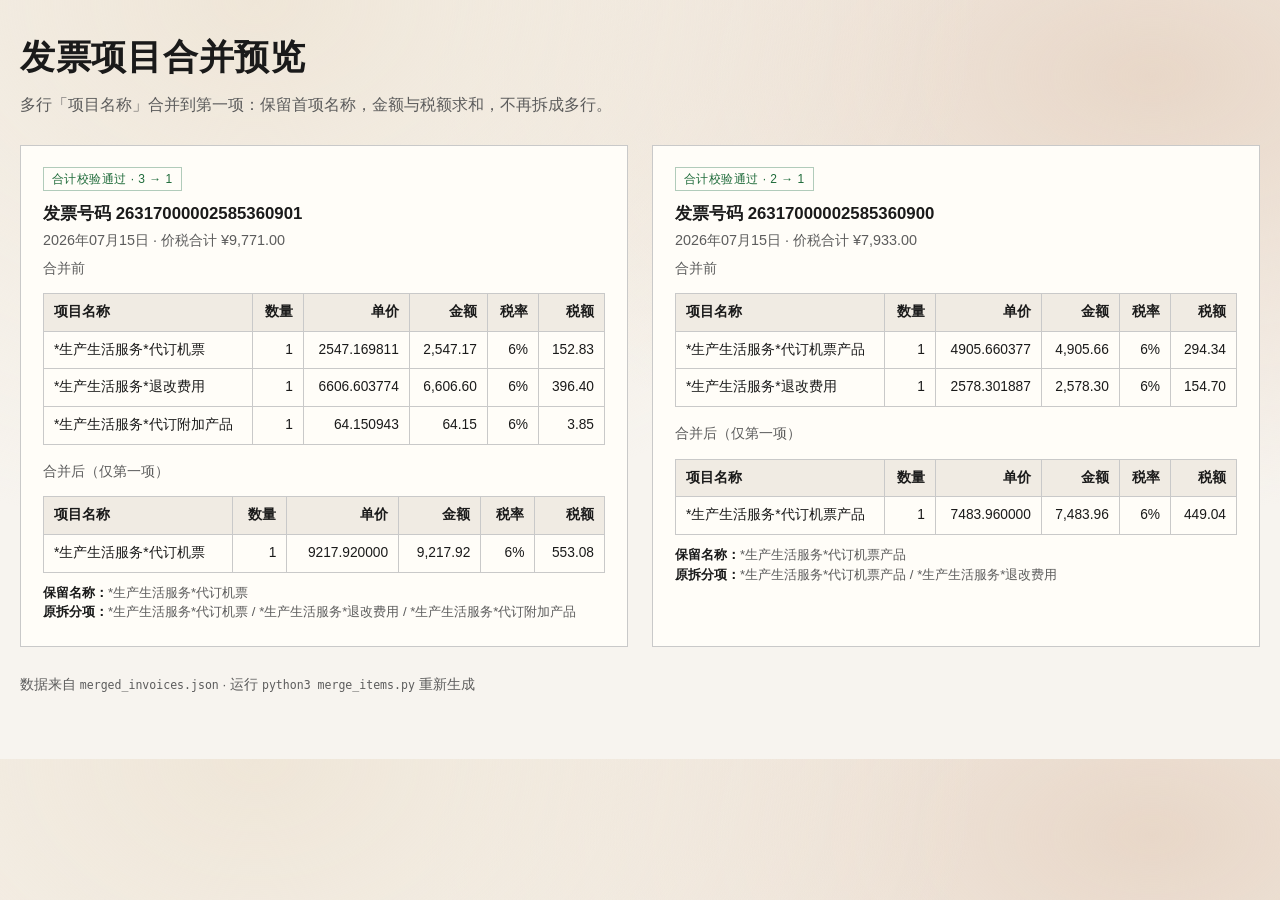
<file: invoice-merge/index.html>
<!DOCTYPE html>
<html lang="zh-CN">
<head>
  <meta charset="UTF-8" />
  <meta name="viewport" content="width=device-width, initial-scale=1" />
  <title>发票项目合并预览</title>
  <style>
    :root {
      --ink: #1a1a1a;
      --muted: #5c5c5c;
      --line: #c9c9c9;
      --bg: #f7f4ef;
      --paper: #fffdf8;
      --accent: #8b1e1e;
      --ok: #1f6b3a;
    }
    * { box-sizing: border-box; }
    body {
      margin: 0;
      font-family: "Source Han Sans SC", "Noto Sans SC", "PingFang SC", sans-serif;
      background:
        radial-gradient(ellipse at 20% 0%, #efe6d8 0%, transparent 50%),
        radial-gradient(ellipse at 90% 10%, #e8d7c8 0%, transparent 45%),
        var(--bg);
      color: var(--ink);
      line-height: 1.5;
      padding: 32px 20px 64px;
    }
    h1 {
      font-family: "Source Han Serif SC", "Noto Serif SC", "Songti SC", serif;
      font-weight: 600;
      font-size: clamp(1.6rem, 3vw, 2.2rem);
      margin: 0 0 8px;
      letter-spacing: 0.02em;
    }
    .lead { color: var(--muted); margin: 0 0 28px; max-width: 40rem; }
    .grid { display: grid; gap: 24px; }
    @media (min-width: 960px) {
      .grid { grid-template-columns: 1fr 1fr; }
    }
    .card {
      background: var(--paper);
      border: 1px solid var(--line);
      padding: 20px 22px 24px;
    }
    .card h2 {
      margin: 0 0 4px;
      font-size: 1.05rem;
      font-weight: 600;
    }
    .meta { color: var(--muted); font-size: 0.9rem; margin-bottom: 14px; }
    table {
      width: 100%;
      border-collapse: collapse;
      font-size: 0.86rem;
    }
    th, td {
      border: 1px solid var(--line);
      padding: 8px 10px;
      text-align: left;
      vertical-align: top;
    }
    th {
      background: #f0ebe3;
      font-weight: 600;
      white-space: nowrap;
    }
    td.num, th.num { text-align: right; font-variant-numeric: tabular-nums; }
    .tag {
      display: inline-block;
      font-size: 0.75rem;
      letter-spacing: 0.04em;
      color: var(--accent);
      border: 1px solid color-mix(in srgb, var(--accent) 35%, white);
      padding: 2px 8px;
      margin-bottom: 10px;
    }
    .tag.ok { color: var(--ok); border-color: color-mix(in srgb, var(--ok) 35%, white); }
    .names {
      margin-top: 10px;
      font-size: 0.82rem;
      color: var(--muted);
    }
    .names strong { color: var(--ink); font-weight: 600; }
    footer {
      margin-top: 28px;
      color: var(--muted);
      font-size: 0.85rem;
    }
    code { font-family: ui-monospace, SFMono-Regular, Menlo, monospace; font-size: 0.85em; }
  </style>
</head>
<body>
  <h1>发票项目合并预览</h1>
  <p class="lead">多行「项目名称」合并到第一项：保留首项名称，金额与税额求和，不再拆成多行。</p>
  <div class="grid" id="app">加载中…</div>
  <footer>数据来自 <code>merged_invoices.json</code> · 运行 <code>python3 merge_items.py</code> 重新生成</footer>
  <script>
    const money = (n) => Number(n).toLocaleString("zh-CN", { minimumFractionDigits: 2, maximumFractionDigits: 2 });

    function rowsHtml(items) {
      return items.map((it) => `
        <tr>
          <td>${it.项目名称 ?? ""}</td>
          <td class="num">${it.数量 ?? ""}</td>
          <td class="num">${it.单价 != null ? Number(it.单价).toFixed(6) : ""}</td>
          <td class="num">${money(it.金额)}</td>
          <td class="num">${it.税率 ?? ""}</td>
          <td class="num">${money(it.税额)}</td>
        </tr>`).join("");
    }

    function table(items) {
      return `
        <table>
          <thead>
            <tr>
              <th>项目名称</th>
              <th class="num">数量</th>
              <th class="num">单价</th>
              <th class="num">金额</th>
              <th class="num">税率</th>
              <th class="num">税额</th>
            </tr>
          </thead>
          <tbody>${rowsHtml(items)}</tbody>
        </table>`;
    }

    async function main() {
      const [beforeRes, afterRes] = await Promise.all([
        fetch("./sample_invoices.json"),
        fetch("./merged_invoices.json"),
      ]);
      const beforeData = await beforeRes.json();
      const afterData = await afterRes.json();
      const beforeMap = Object.fromEntries(beforeData.invoices.map((i) => [i.发票号码, i]));
      const app = document.getElementById("app");
      app.innerHTML = afterData.invoices.map((inv) => {
        const raw = beforeMap[inv.发票号码];
        const item = inv.项目明细[0] || {};
        const ok = inv._校验?.金额一致 && inv._校验?.税额一致;
        return `
          <section class="card">
            <div class="tag ${ok ? "ok" : ""}">${ok ? "合计校验通过" : "校验异常"} · ${raw.项目明细.length} → 1</div>
            <h2>发票号码 ${inv.发票号码}</h2>
            <div class="meta">${inv.开票日期} · 价税合计 ¥${money(inv.价税合计)}</div>
            <p class="meta" style="margin-top:-8px">合并前</p>
            ${table(raw.项目明细)}
            <p class="meta" style="margin-top:16px">合并后（仅第一项）</p>
            ${table(inv.项目明细)}
            <div class="names">
              <strong>保留名称：</strong>${item.项目名称}<br/>
              <strong>原拆分项：</strong>${(item._merged_names || []).join(" / ")}
            </div>
          </section>`;
      }).join("");
    }
    main().catch((err) => {
      document.getElementById("app").textContent = "加载失败：" + err;
    });
  </script>
</body>
</html>
</file>
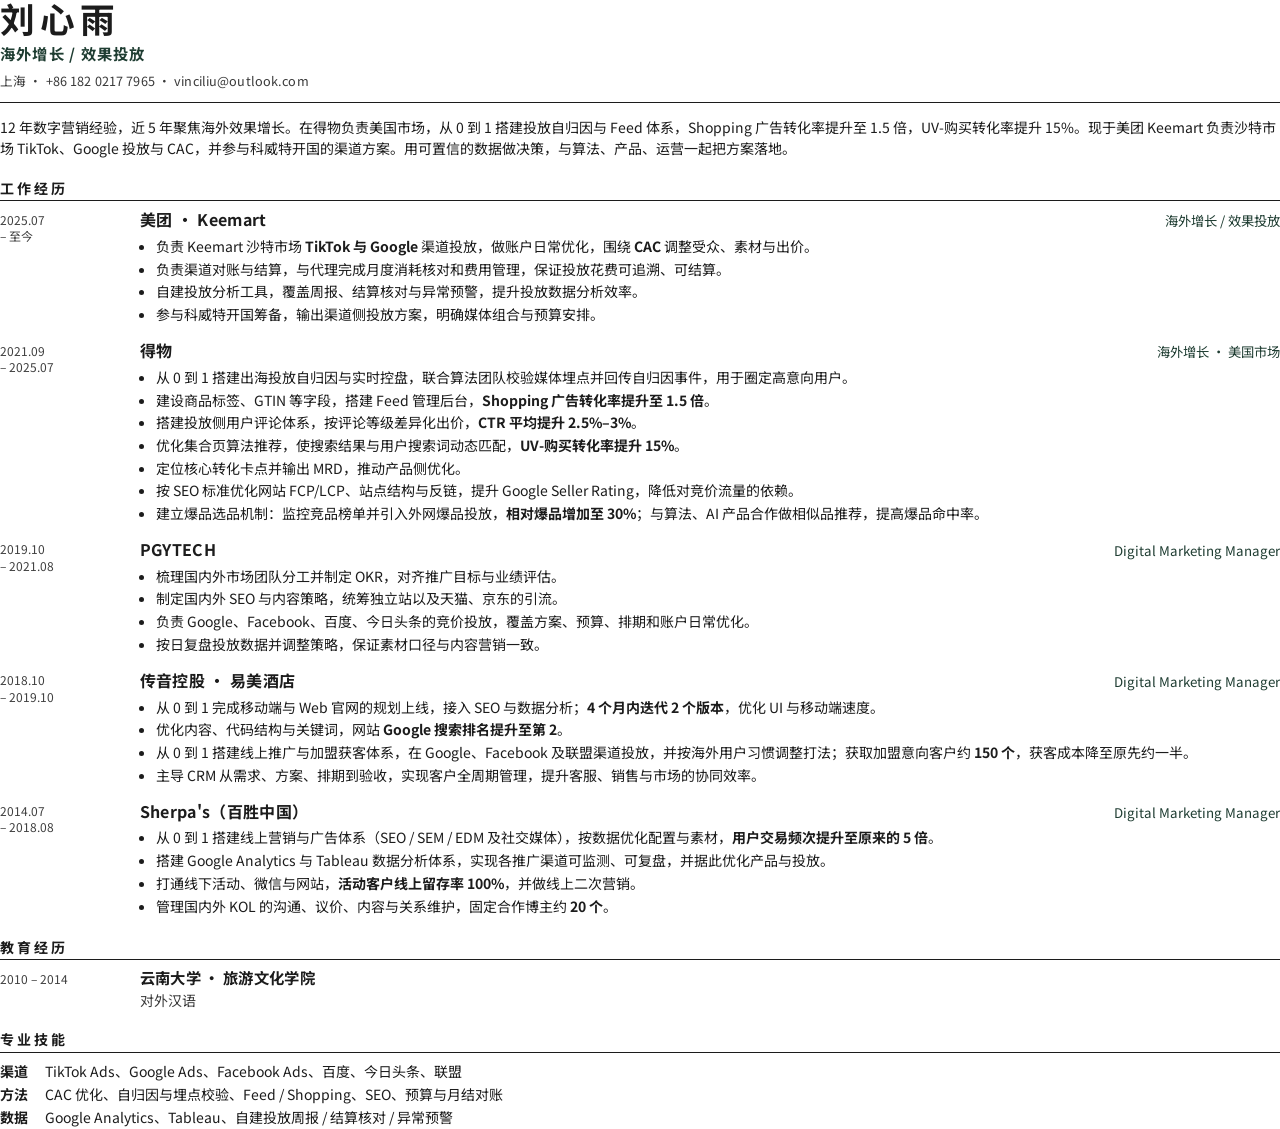
<file: resume/刘心雨.html>
<!DOCTYPE html>
<html lang="zh-CN">
<head>
  <meta charset="utf-8" />
  <title>刘心雨 · 海外增长 / 效果投放</title>
  <style>
    @font-face {
      font-family: "Noto Sans SC";
      src: url("../assets/NotoSansSC-Regular.woff2") format("woff2");
      font-weight: 400;
      font-style: normal;
    }
    @font-face {
      font-family: "Noto Sans SC";
      src: url("../assets/NotoSansSC-Bold.woff2") format("woff2");
      font-weight: 700;
      font-style: normal;
    }

    @page {
      size: A4;
      margin: 13mm 15mm 12mm 15mm;
    }

    * { box-sizing: border-box; }

    html, body {
      margin: 0;
      padding: 0;
      background: #fff;
      color: #1c1c1c;
      font-family: "Noto Sans SC", "WenQuanYi Micro Hei", sans-serif;
      font-size: 10.5pt;
      line-height: 1.5;
      font-weight: 400;
    }

    header {
      padding-bottom: 3.2mm;
      border-bottom: 1.4pt solid #1c1c1c;
    }

    h1 {
      margin: 0;
      font-size: 26pt;
      font-weight: 700;
      letter-spacing: 0.14em;
      line-height: 1.05;
    }

    .role {
      margin: 1.6mm 0 0;
      font-size: 11.5pt;
      font-weight: 700;
      letter-spacing: 0.08em;
      color: #1f3d32;
    }

    .contact {
      margin: 1.4mm 0 0;
      font-size: 9.5pt;
      color: #3a3a3a;
      letter-spacing: 0.01em;
    }

    .contact a {
      color: inherit;
      text-decoration: none;
    }

    .summary {
      margin: 3.8mm 0 0;
    }

    h2 {
      margin: 5.4mm 0 2.2mm;
      padding-bottom: 1mm;
      border-bottom: 0.6pt solid #1c1c1c;
      font-size: 10.5pt;
      font-weight: 700;
      letter-spacing: 0.22em;
      line-height: 1.2;
      break-after: avoid;
      page-break-after: avoid;
    }

    .job {
      display: grid;
      grid-template-columns: 32mm 1fr;
      column-gap: 5mm;
      margin: 0 0 3.6mm;
      break-inside: avoid;
      page-break-inside: avoid;
    }

    .when {
      padding-top: 0.6mm;
      font-size: 9pt;
      line-height: 1.35;
      color: #3f3f3f;
      font-variant-numeric: tabular-nums;
    }

    .top {
      display: flex;
      justify-content: space-between;
      align-items: baseline;
      gap: 4mm;
    }

    h3 {
      margin: 0;
      font-size: 12pt;
      font-weight: 700;
      letter-spacing: 0.02em;
      line-height: 1.3;
    }

    .title {
      font-size: 10pt;
      color: #1f3d32;
    }

    ul {
      margin: 1.2mm 0 0;
      padding: 0 0 0 1.15em;
    }

    li {
      margin: 0.45mm 0;
      break-inside: avoid;
      page-break-inside: avoid;
    }

    li strong { font-weight: 700; }

    .edu {
      display: grid;
      grid-template-columns: 32mm 1fr;
      column-gap: 5mm;
      break-inside: avoid;
    }

    .edu h3 { font-size: 11.5pt; }

    .major {
      margin-top: 0.3mm;
      color: #3a3a3a;
    }

    .skills { margin: 0; }
    .skills div { margin: 0.5mm 0; }
    .skills b {
      display: inline-block;
      width: 12mm;
      font-weight: 700;
    }
  </style>
</head>
<body>
  <header>
    <h1>刘心雨</h1>
    <p class="role">海外增长 / 效果投放</p>
    <p class="contact">上海 · +86 182 0217 7965 · <a href="mailto:vinciliu@outlook.com">vinciliu@outlook.com</a></p>
  </header>

  <p class="summary">
    12 年数字营销经验，近 5 年聚焦海外效果增长。在得物负责美国市场，从 0 到 1 搭建投放自归因与 Feed 体系，Shopping 广告转化率提升至 1.5 倍，UV-购买转化率提升 15%。现于美团 Keemart 负责沙特市场 TikTok、Google 投放与 CAC，并参与科威特开国的渠道方案。用可置信的数据做决策，与算法、产品、运营一起把方案落地。
  </p>

  <h2>工作经历</h2>

  <article class="job">
    <div class="when">2025.07<br />– 至今</div>
    <div>
      <div class="top">
        <h3>美团 · Keemart</h3>
        <div class="title">海外增长 / 效果投放</div>
      </div>
      <ul>
        <li>负责 Keemart 沙特市场 <strong>TikTok 与 Google</strong> 渠道投放，做账户日常优化，围绕 <strong>CAC</strong> 调整受众、素材与出价。</li>
        <li>负责渠道对账与结算，与代理完成月度消耗核对和费用管理，保证投放花费可追溯、可结算。</li>
        <li>自建投放分析工具，覆盖周报、结算核对与异常预警，提升投放数据分析效率。</li>
        <li>参与科威特开国筹备，输出渠道侧投放方案，明确媒体组合与预算安排。</li>
      </ul>
    </div>
  </article>

  <article class="job">
    <div class="when">2021.09<br />– 2025.07</div>
    <div>
      <div class="top">
        <h3>得物</h3>
        <div class="title">海外增长 · 美国市场</div>
      </div>
      <ul>
        <li>从 0 到 1 搭建出海投放自归因与实时控盘，联合算法团队校验媒体埋点并回传自归因事件，用于圈定高意向用户。</li>
        <li>建设商品标签、GTIN 等字段，搭建 Feed 管理后台，<strong>Shopping 广告转化率提升至 1.5 倍</strong>。</li>
        <li>搭建投放侧用户评论体系，按评论等级差异化出价，<strong>CTR 平均提升 2.5%–3%</strong>。</li>
        <li>优化集合页算法推荐，使搜索结果与用户搜索词动态匹配，<strong>UV-购买转化率提升 15%</strong>。</li>
        <li>定位核心转化卡点并输出 MRD，推动产品侧优化。</li>
        <li>按 SEO 标准优化网站 FCP/LCP、站点结构与反链，提升 Google Seller Rating，降低对竞价流量的依赖。</li>
        <li>建立爆品选品机制：监控竞品榜单并引入外网爆品投放，<strong>相对爆品增加至 30%</strong>；与算法、AI 产品合作做相似品推荐，提高爆品命中率。</li>
      </ul>
    </div>
  </article>

  <article class="job">
    <div class="when">2019.10<br />– 2021.08</div>
    <div>
      <div class="top">
        <h3>PGYTECH</h3>
        <div class="title">Digital Marketing Manager</div>
      </div>
      <ul>
        <li>梳理国内外市场团队分工并制定 OKR，对齐推广目标与业绩评估。</li>
        <li>制定国内外 SEO 与内容策略，统筹独立站以及天猫、京东的引流。</li>
        <li>负责 Google、Facebook、百度、今日头条的竞价投放，覆盖方案、预算、排期和账户日常优化。</li>
        <li>按日复盘投放数据并调整策略，保证素材口径与内容营销一致。</li>
      </ul>
    </div>
  </article>

  <article class="job">
    <div class="when">2018.10<br />– 2019.10</div>
    <div>
      <div class="top">
        <h3>传音控股 · 易美酒店</h3>
        <div class="title">Digital Marketing Manager</div>
      </div>
      <ul>
        <li>从 0 到 1 完成移动端与 Web 官网的规划上线，接入 SEO 与数据分析；<strong>4 个月内迭代 2 个版本</strong>，优化 UI 与移动端速度。</li>
        <li>优化内容、代码结构与关键词，网站 <strong>Google 搜索排名提升至第 2</strong>。</li>
        <li>从 0 到 1 搭建线上推广与加盟获客体系，在 Google、Facebook 及联盟渠道投放，并按海外用户习惯调整打法；获取加盟意向客户约 <strong>150 个</strong>，获客成本降至原先约一半。</li>
        <li>主导 CRM 从需求、方案、排期到验收，实现客户全周期管理，提升客服、销售与市场的协同效率。</li>
      </ul>
    </div>
  </article>

  <article class="job">
    <div class="when">2014.07<br />– 2018.08</div>
    <div>
      <div class="top">
        <h3>Sherpa's（百胜中国）</h3>
        <div class="title">Digital Marketing Manager</div>
      </div>
      <ul>
        <li>从 0 到 1 搭建线上营销与广告体系（SEO / SEM / EDM 及社交媒体），按数据优化配置与素材，<strong>用户交易频次提升至原来的 5 倍</strong>。</li>
        <li>搭建 Google Analytics 与 Tableau 数据分析体系，实现各推广渠道可监测、可复盘，并据此优化产品与投放。</li>
        <li>打通线下活动、微信与网站，<strong>活动客户线上留存率 100%</strong>，并做线上二次营销。</li>
        <li>管理国内外 KOL 的沟通、议价、内容与关系维护，固定合作博主约 <strong>20 个</strong>。</li>
      </ul>
    </div>
  </article>

  <h2>教育经历</h2>
  <article class="edu">
    <div class="when">2010 – 2014</div>
    <div>
      <h3>云南大学 · 旅游文化学院</h3>
      <div class="major">对外汉语</div>
    </div>
  </article>

  <h2>专业技能</h2>
  <div class="skills">
    <div><b>渠道</b>TikTok Ads、Google Ads、Facebook Ads、百度、今日头条、联盟</div>
    <div><b>方法</b>CAC 优化、自归因与埋点校验、Feed / Shopping、SEO、预算与月结对账</div>
    <div><b>数据</b>Google Analytics、Tableau、自建投放周报 / 结算核对 / 异常预警</div>
  </div>
</body>
</html>
</file>
<file: assets/app.css>
:root {
  --bg: #0b0d10;
  --card: #13171c;
  --card2: #171c22;
  --line: #2a313a;
  --text: #edf1f5;
  --muted: #9aa5b1;
  --gold: #d8b45a;
  --green: #49c889;
  --yellow: #f0c35a;
  --red: #f06b6b;
  --blue: #6ba8f0;
  --shadow: 0 10px 30px rgba(0, 0, 0, 0.22);
}

* { box-sizing: border-box; }
html, body { margin: 0; background: var(--bg); color: var(--text); }
body {
  font-family: -apple-system, BlinkMacSystemFont, "Segoe UI", "PingFang SC", "Microsoft YaHei", sans-serif;
}

.wrap { max-width: 1480px; margin: auto; padding: 22px; }

.top {
  display: flex;
  justify-content: space-between;
  gap: 20px;
  align-items: end;
  margin-bottom: 16px;
}
h1 { margin: 0; font-size: 26px; letter-spacing: 0.2px; }
.sub { color: var(--muted); margin-top: 7px; line-height: 1.5; }
.badge {
  border: 1px solid var(--line);
  padding: 8px 12px;
  border-radius: 999px;
  color: var(--gold);
  white-space: nowrap;
}
.stamp {
  margin-top: 8px;
  color: var(--muted);
  font-size: 12px;
}

.grid { display: grid; grid-template-columns: repeat(12, 1fr); gap: 12px; }
.card {
  background: var(--card);
  border: 1px solid var(--line);
  border-radius: 14px;
  padding: 16px;
  box-shadow: var(--shadow);
}
.kpi { grid-column: span 2; min-height: 128px; }
.kpi .label, .small { color: var(--muted); font-size: 12px; }
.kpi .value { font-size: 27px; font-weight: 750; margin: 8px 0 6px; line-height: 1.1; }
.section { grid-column: span 12; }
.half { grid-column: span 6; }
.third { grid-column: span 4; }
.quarter { grid-column: span 3; }
.title { font-size: 16px; font-weight: 700; margin-bottom: 12px; display: flex; justify-content: space-between; gap: 8px; align-items: center; }

table { width: 100%; border-collapse: collapse; font-size: 13px; }
th, td { padding: 9px 7px; border-bottom: 1px solid var(--line); text-align: left; vertical-align: top; }
th { color: var(--muted); font-weight: 600; }

.green { color: var(--green); }
.yellow { color: var(--yellow); }
.red { color: var(--red); }
.gold { color: var(--gold); }
.muted { color: var(--muted); }

.meter { height: 12px; background: #252b32; border-radius: 999px; overflow: hidden; margin: 10px 0; }
.meter span { display: block; height: 100%; width: 0; background: linear-gradient(90deg, var(--green), var(--yellow), var(--red)); transition: width 0.35s ease; }
.meter.null span { width: 0 !important; background: #3a424c; }

.legend { display: flex; gap: 14px; flex-wrap: wrap; color: var(--muted); font-size: 12px; }
.signal { padding: 11px; border: 1px solid var(--line); border-radius: 10px; margin: 8px 0; background: var(--card2); }
.signal b { display: block; margin-bottom: 5px; }
.signal .why { color: var(--muted); font-size: 12px; margin-top: 6px; }
.note { line-height: 1.65; color: #d4dae0; }
.pill {
  display: inline-block;
  padding: 3px 8px;
  border-radius: 999px;
  background: #242b33;
  font-size: 11px;
  color: var(--muted);
  border: 1px solid var(--line);
}
.pill.live { color: var(--green); }
.pill.official, .pill.prior_close { color: var(--blue); }
.pill.weekly, .pill.monthly, .pill.event { color: var(--gold); }
.pill.missing { color: var(--red); }

.formgrid { display: grid; grid-template-columns: repeat(6, 1fr); gap: 8px; }
label.small { display: block; }
input, select, button {
  width: 100%;
  background: #0e1216;
  color: var(--text);
  border: 1px solid var(--line);
  border-radius: 8px;
  padding: 8px;
  font: inherit;
}
button {
  cursor: pointer;
  background: #1d242c;
  font-weight: 650;
}
button:hover { border-color: var(--gold); color: var(--gold); }
.actions { display: flex; gap: 8px; margin-top: 10px; max-width: 420px; }

.footer { color: var(--muted); font-size: 12px; line-height: 1.6; margin-top: 15px; }
.spark { width: 100%; height: 36px; display: block; margin-top: 6px; }
.scorebox { display: flex; justify-content: space-between; align-items: baseline; gap: 10px; }
.scorebox .big { font-size: 28px; font-weight: 750; }
.triad { display: grid; grid-template-columns: 1fr 1fr 1fr; gap: 8px; margin: 8px 0 12px; }
.triad div { background: var(--card2); border: 1px solid var(--line); border-radius: 10px; padding: 8px; font-size: 12px; text-align: center; }
.missing-val { color: var(--muted); font-weight: 600; }

@media (max-width: 1100px) {
  .kpi, .quarter { grid-column: span 4; }
}
@media (max-width: 900px) {
  .kpi, .half, .third, .quarter { grid-column: span 12; }
  .formgrid { grid-template-columns: repeat(2, 1fr); }
  .top { align-items: start; flex-direction: column; }
  .triad { grid-template-columns: 1fr; }
}
</file>
